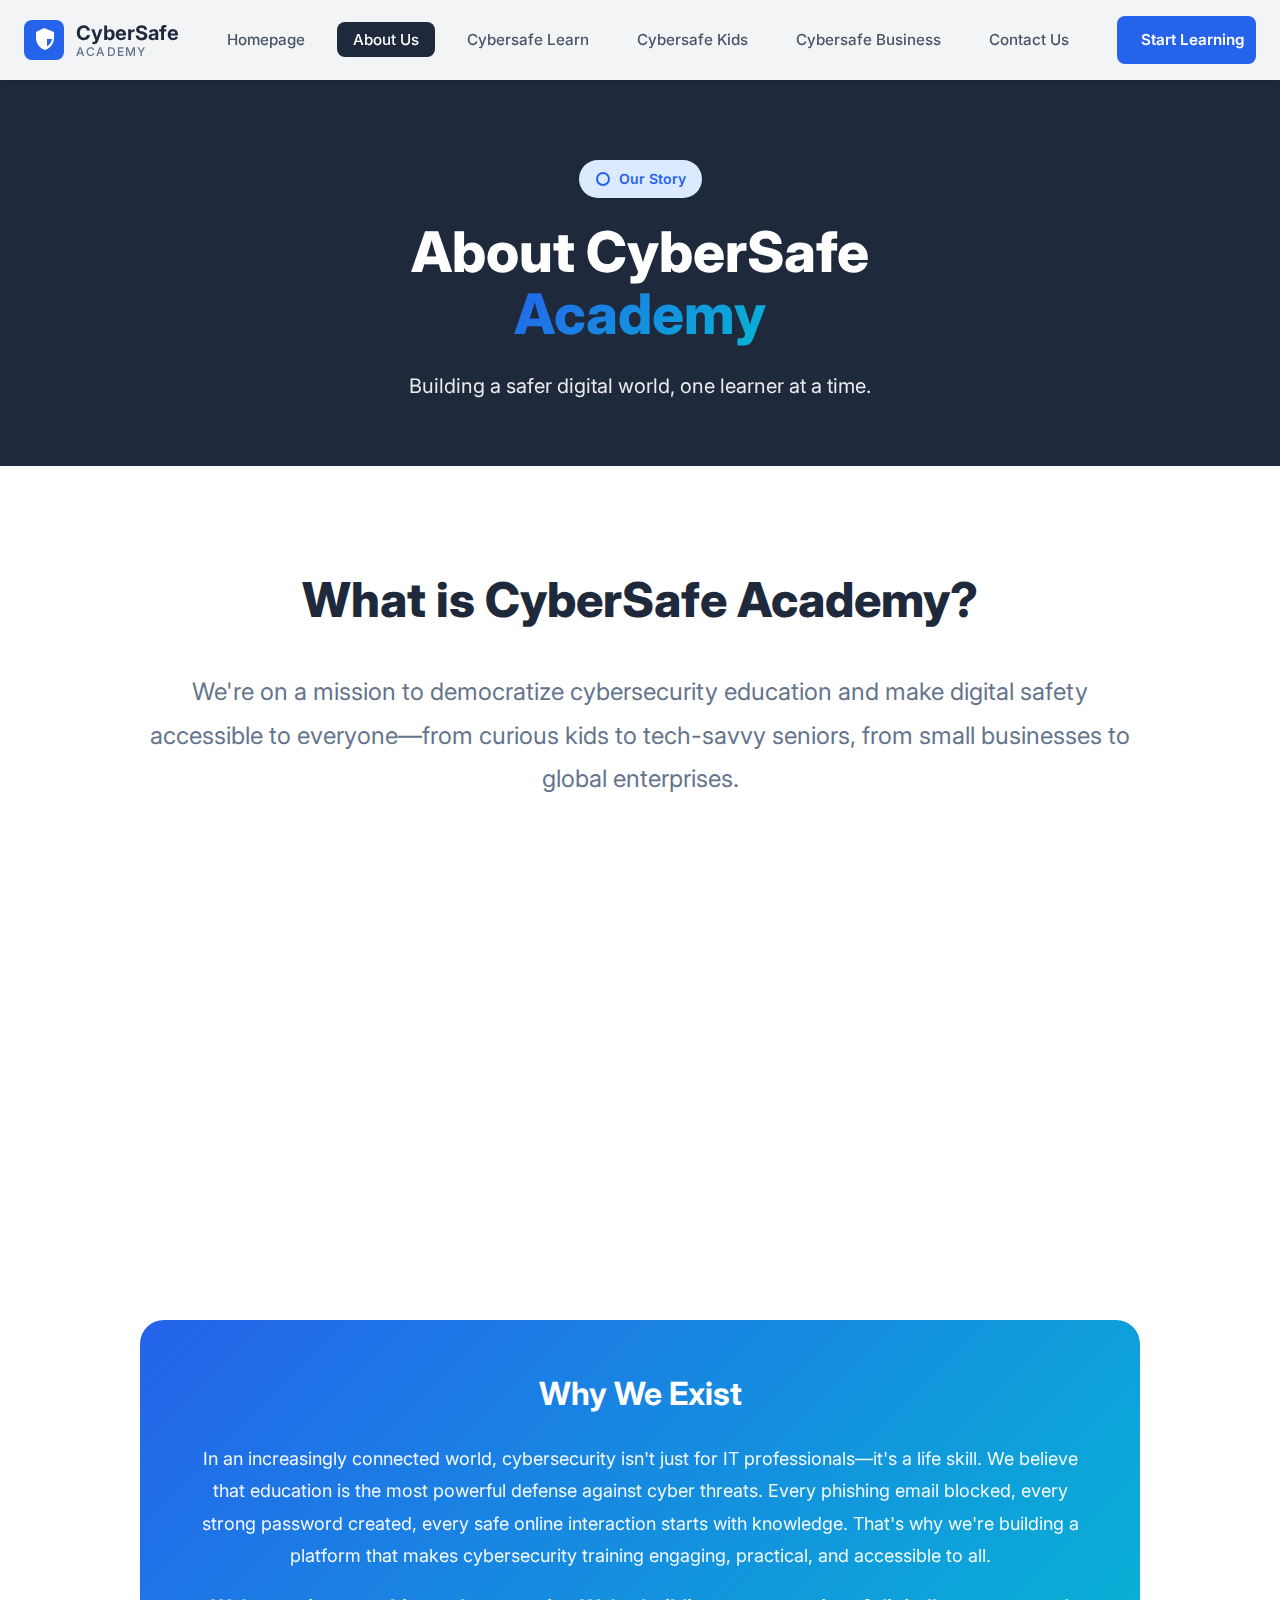
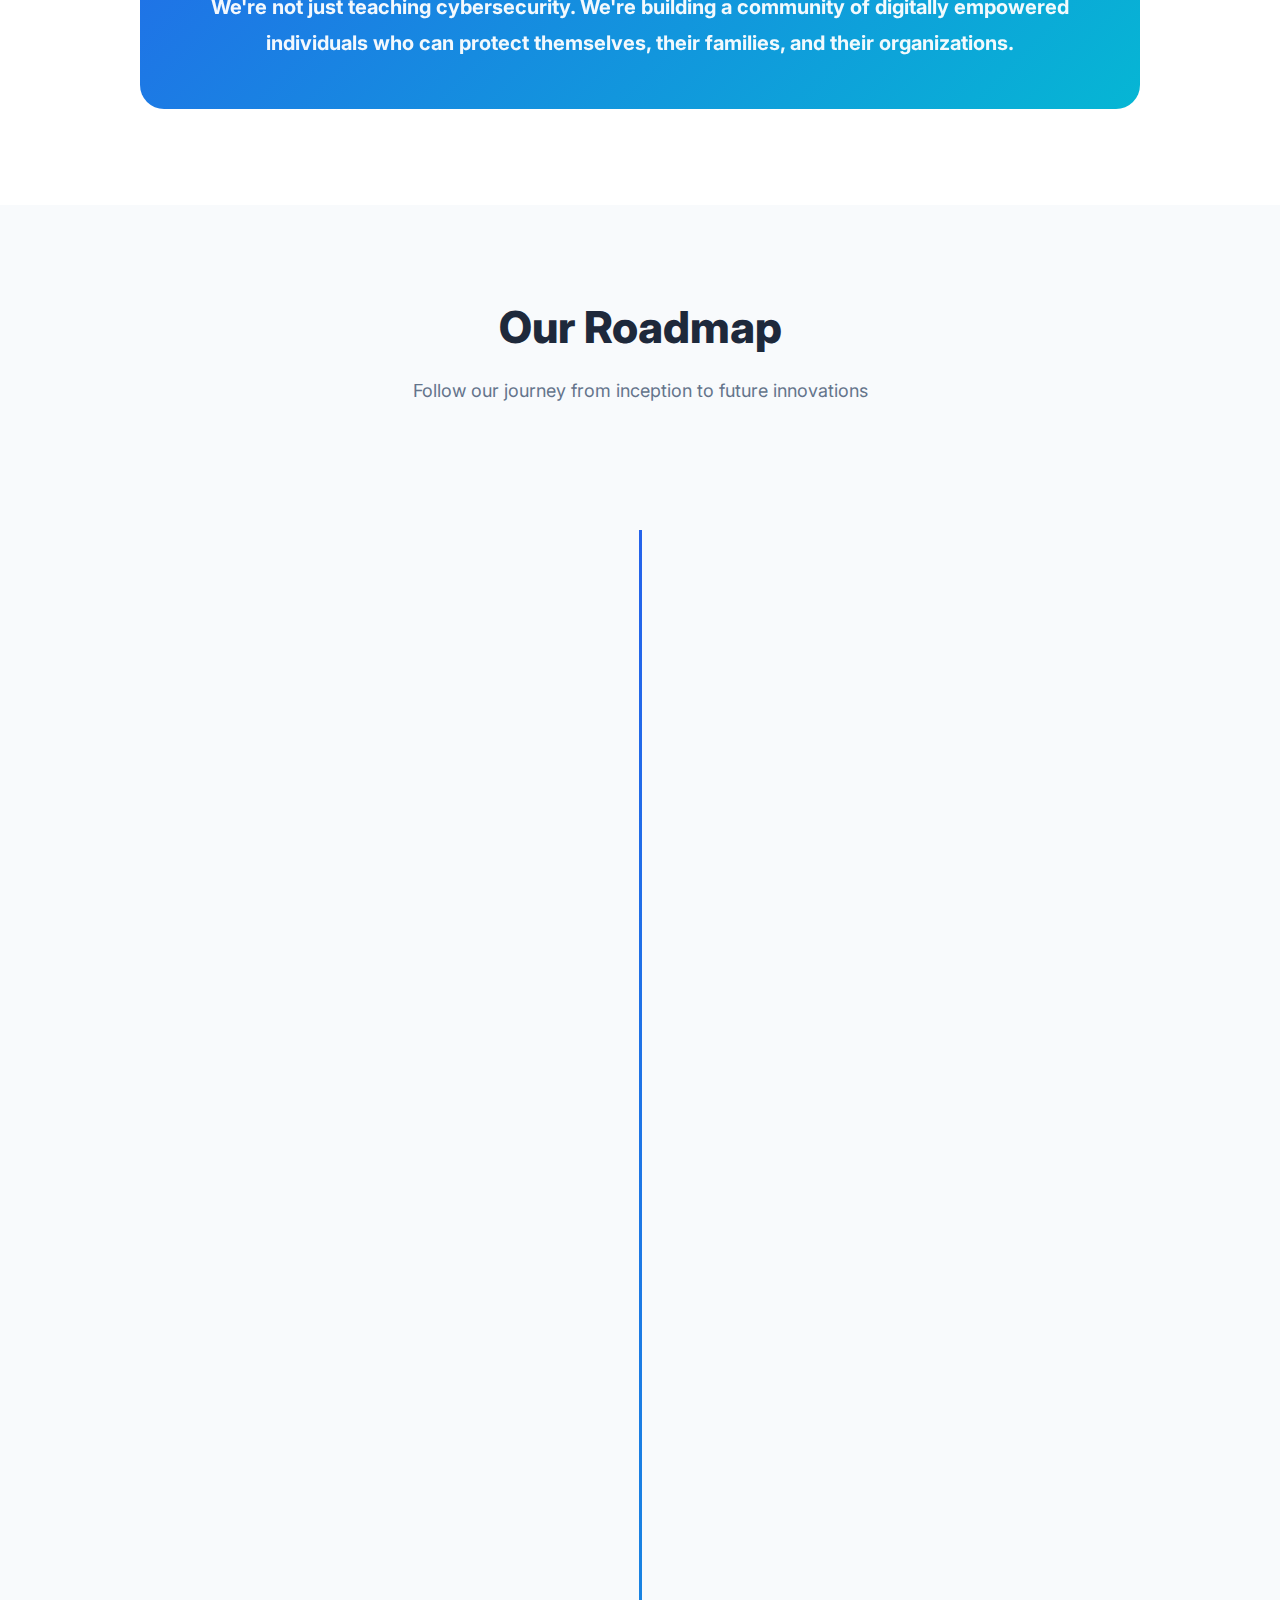
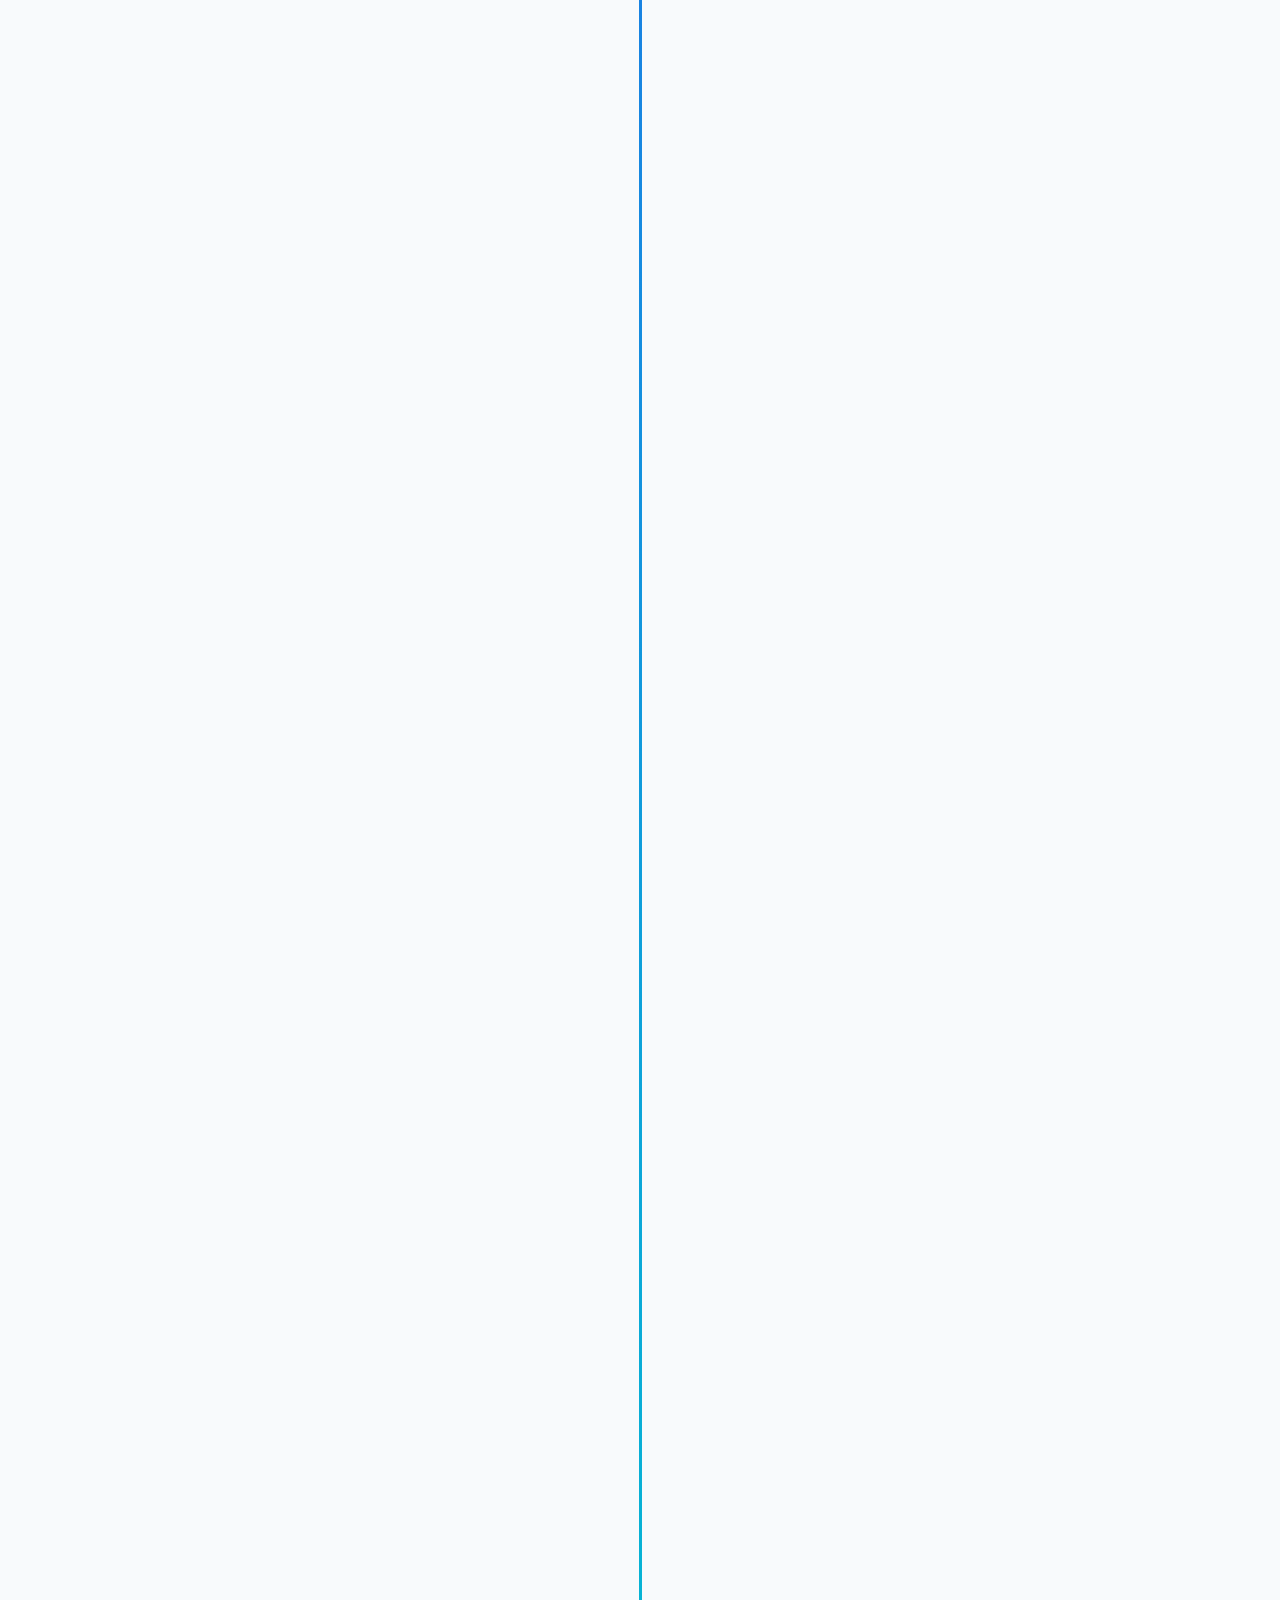
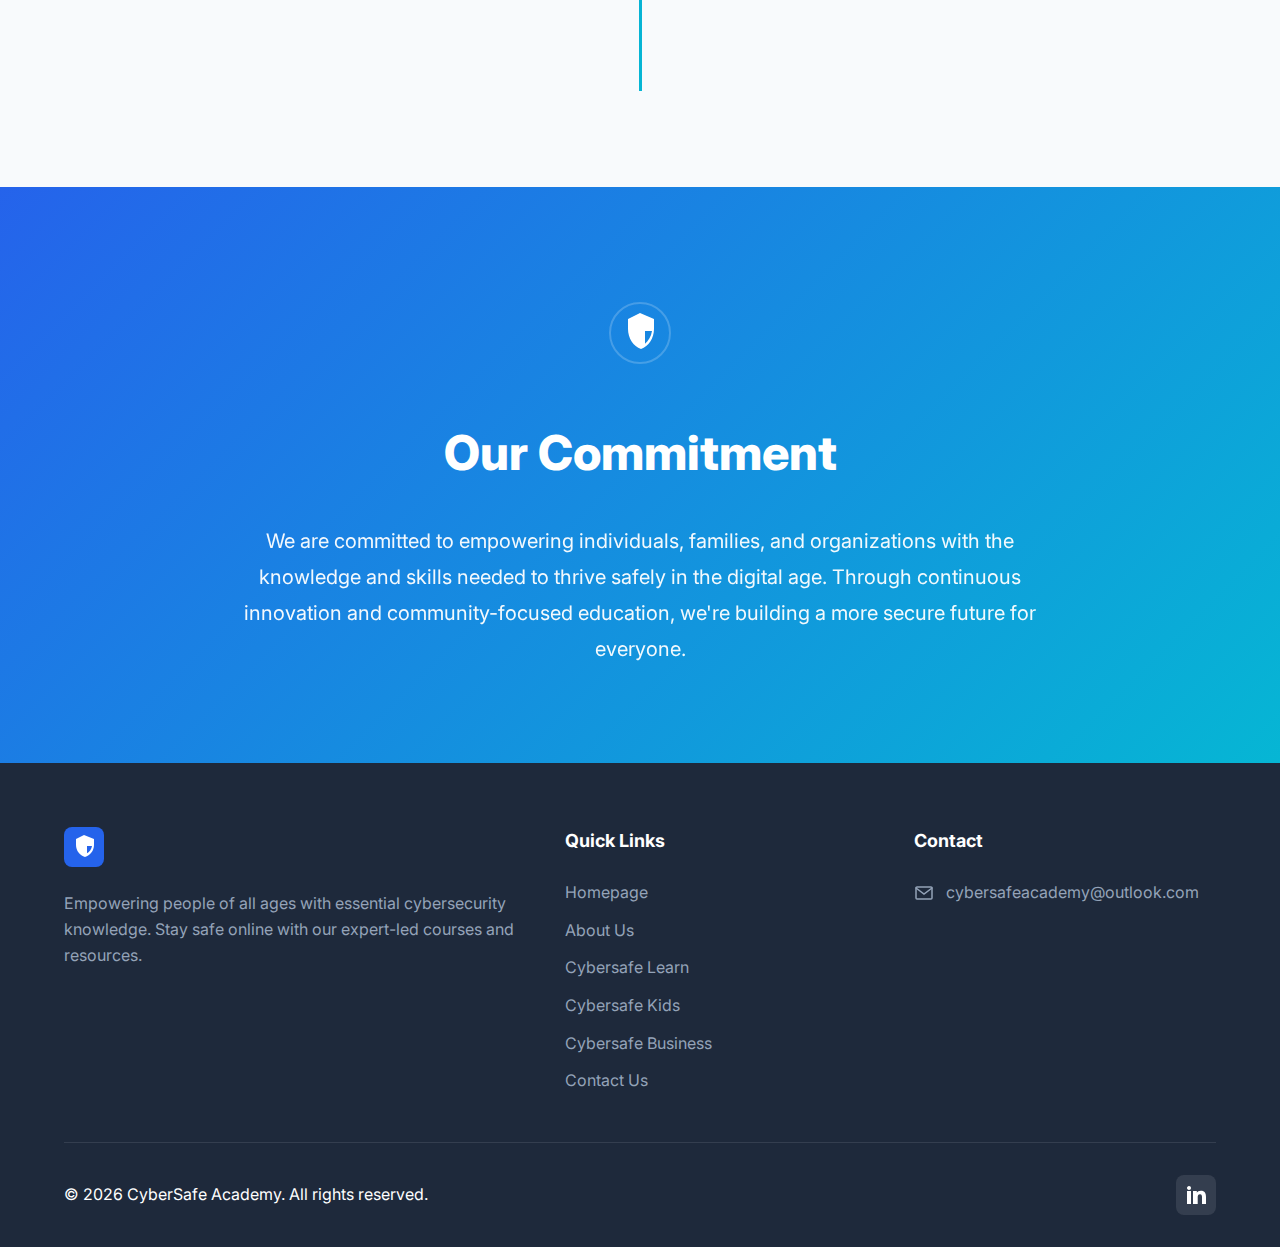
<file: about.html>
<!DOCTYPE html>
<html lang="en">
<head>
    <meta charset="UTF-8">
    <meta name="viewport" content="width=device-width, initial-scale=1.0">
    <title>About Us - CyberSafe Academy</title>
    <link rel="stylesheet" href="styles.css">
    <link rel="preconnect" href="https://fonts.googleapis.com">
    <link rel="preconnect" href="https://fonts.gstatic.com" crossorigin>
    <link href="https://fonts.googleapis.com/css2?family=Inter:wght@300;400;500;600;700;800;900&display=swap" rel="stylesheet">
</head>
<body>
    <!-- Navigation -->
    <nav class="navbar">
        <div class="nav-container">
            <div class="logo">
                <div class="logo-icon">
                    <svg width="40" height="40" viewBox="0 0 40 40" fill="none" xmlns="http://www.w3.org/2000/svg">
                        <rect width="40" height="40" rx="8" fill="#2563EB"/>
                        <path d="M20 8L12 12V18C12 23.55 15.84 28.74 21 30C26.16 28.74 30 23.55 30 18V12L20 8ZM20 18.99H28C27.47 22.11 25.72 24.78 23 26.34V14H20V18.99Z" fill="white"/>
                    </svg>
                </div>
                <div class="logo-text">
                    <span class="logo-main">CyberSafe</span>
                    <span class="logo-sub">ACADEMY</span>
                </div>
            </div>
            
            <ul class="nav-menu">
                <li><a href="index.html" class="nav-link">Homepage</a></li>
                <li><a href="about.html" class="nav-link active">About Us</a></li>
                <li><a href="cybersafe-learn.html" class="nav-link">Cybersafe Learn</a></li>
                <li><a href="cybersafe-kids.html" class="nav-link">Cybersafe Kids</a></li>
                <li><a href="cybersafe-business.html" class="nav-link">Cybersafe Business</a></li>
                <li><a href="contact.html" class="nav-link">Contact Us</a></li>
            </ul>
            
            <a href="https://cybersafe-quiz.netlify.app" class="btn-primary" target="_blank" rel="noopener noreferrer">Start Learning</a>
            
            <div class="mobile-menu-toggle">
                <span></span>
                <span></span>
                <span></span>
            </div>
        </div>
    </nav>

    <!-- Hero Section -->
    <section class="page-hero">
        <div class="container">
            <div class="section-badge">
                <svg width="16" height="16" viewBox="0 0 16 16" fill="none">
                    <circle cx="8" cy="8" r="6" stroke="#2563EB" stroke-width="2" fill="none"/>
                </svg>
                <span>Our Story</span>
            </div>
            <h1 class="page-title">
                About CyberSafe<br>
                <span class="gradient-text">Academy</span>
            </h1>
            <p class="page-description">
                Building a safer digital world, one learner at a time.
            </p>
        </div>
    </section>

    <!-- What is CyberSafe Academy Section -->
    <section class="what-is-section">
        <div class="container">
            <div class="what-is-content">
                <h2 class="section-title-large">What is CyberSafe Academy?</h2>
                <p class="what-is-intro">
                    We're on a mission to democratize cybersecurity education and make digital safety accessible to everyone—from curious kids to tech-savvy seniors, from small businesses to global enterprises.
                </p>

                <div class="mission-grid">
                    <div class="mission-card" data-aos="fade-up">
                        <div class="mission-icon">
                            <svg width="32" height="32" viewBox="0 0 32 32" fill="none">
                                <path d="M16 4L6 9V15C6 22.18 10.56 28.96 17 30.5C23.44 28.96 28 22.18 28 15V9L16 4Z" stroke="currentColor" stroke-width="2"/>
                            </svg>
                        </div>
                        <h3>Our Mission</h3>
                        <p>To empower every person with the knowledge and skills needed to navigate the digital world safely, confidently, and responsibly.</p>
                    </div>

                    <div class="mission-card" data-aos="fade-up" data-delay="100">
                        <div class="mission-icon">
                            <svg width="32" height="32" viewBox="0 0 32 32" fill="none">
                                <path d="M16 2L18 10L26 10.5L19 15L21.5 23L16 19L10.5 23L13 15L6 10.5L14 10L16 2Z" stroke="currentColor" stroke-width="2"/>
                            </svg>
                        </div>
                        <h3>Our Vision</h3>
                        <p>A world where digital literacy is universal, cyber threats are understood by all, and online safety is second nature to every generation.</p>
                    </div>

                    <div class="mission-card" data-aos="fade-up" data-delay="200">
                        <div class="mission-icon">
                            <svg width="32" height="32" viewBox="0 0 32 32" fill="none">
                                <circle cx="16" cy="12" r="5" stroke="currentColor" stroke-width="2"/>
                                <path d="M4 28C4 22.48 8.48 18 14 18H18C23.52 18 28 22.48 28 28" stroke="currentColor" stroke-width="2"/>
                            </svg>
                        </div>
                        <h3>Who We Serve</h3>
                        <p>Everyone. From 8 to 80. Students, parents, professionals, and organizations. If you're online, we're here to help you stay safe.</p>
                    </div>
                </div>

                <div class="purpose-statement">
                    <h3>Why We Exist</h3>
                    <p>
                        In an increasingly connected world, cybersecurity isn't just for IT professionals—it's a life skill. We believe that education is the most powerful defense against cyber threats. Every phishing email blocked, every strong password created, every safe online interaction starts with knowledge. That's why we're building a platform that makes cybersecurity training engaging, practical, and accessible to all.
                    </p>
                    <p>
                        <strong>We're not just teaching cybersecurity. We're building a community of digitally empowered individuals who can protect themselves, their families, and their organizations.</strong>
                    </p>
                </div>
            </div>
        </div>
    </section>

    <!-- Roadmap Section -->
    <section class="roadmap-section">
        <div class="container">
            <div class="section-header">
                <h2 class="section-title">Our Roadmap</h2>
                <p class="section-description">
                    Follow our journey from inception to future innovations
                </p>
            </div>

            <div class="timeline">
                <!-- Milestone 1: Mission & Goals - COMPLETED -->
                <div class="timeline-item" data-aos="fade-up">
                    <div class="timeline-marker completed">
                        <div class="marker-number">01</div>
                        <div class="marker-icon">
                            <svg width="24" height="24" viewBox="0 0 24 24" fill="none">
                                <path d="M5 13L9 17L19 7" stroke="white" stroke-width="2" stroke-linecap="round" stroke-linejoin="round"/>
                            </svg>
                        </div>
                    </div>
                    <div class="timeline-content">
                        <div class="timeline-badge completed-badge">Completed</div>
                        <h3 class="timeline-title">Mission & Goals</h3>
                        <p class="timeline-description">
                            Founded with a vision to make cybersecurity education accessible to everyone. Established our core values and educational philosophy.
                        </p>
                    </div>
                </div>

                <!-- Milestone 2: Module 1 Beta - COMPLETED -->
                <div class="timeline-item right" data-aos="fade-up" data-delay="100">
                    <div class="timeline-marker completed">
                        <div class="marker-number">02</div>
                        <div class="marker-icon">
                            <svg width="24" height="24" viewBox="0 0 24 24" fill="none">
                                <path d="M5 13L9 17L19 7" stroke="white" stroke-width="2" stroke-linecap="round" stroke-linejoin="round"/>
                            </svg>
                        </div>
                    </div>
                    <div class="timeline-content">
                        <div class="timeline-badge completed-badge">Completed</div>
                        <h3 class="timeline-title">Module 1 Beta</h3>
                        <p class="timeline-description">
                            Launched our first beta module focusing on fundamental cybersecurity concepts. Gathered valuable feedback from early adopters.
                        </p>
                    </div>
                </div>

                <!-- Milestone 3: Website Launch - UNDER DEVELOPMENT -->
                <div class="timeline-item" data-aos="fade-up" data-delay="200">
                    <div class="timeline-marker development">
                        <div class="marker-number">03</div>
                        <div class="marker-icon">
                            <svg width="24" height="24" viewBox="0 0 24 24" fill="none">
                                <path d="M12 2L14 10L22 10.5L15 15L17.5 23L12 19L6.5 23L9 15L2 10.5L10 10L12 2Z" fill="white"/>
                            </svg>
                        </div>
                    </div>
                    <div class="timeline-content">
                        <div class="timeline-badge development-badge">Under Development</div>
                        <h3 class="timeline-title">Website Launch</h3>
                        <p class="timeline-description">
                            Building a comprehensive platform with full course catalog, interactive learning tools, and community features.
                        </p>
                    </div>
                </div>

                <!-- Milestone 4: Module 1 Full Release - COMING SOON -->
                <div class="timeline-item right" data-aos="fade-up" data-delay="300">
                    <div class="timeline-marker coming-soon">
                        <div class="marker-number">04</div>
                        <div class="marker-icon">
                            <svg width="24" height="24" viewBox="0 0 24 24" fill="none">
                                <circle cx="12" cy="12" r="10" stroke="white" stroke-width="2"/>
                            </svg>
                        </div>
                    </div>
                    <div class="timeline-content">
                        <div class="timeline-badge coming-soon-badge">Coming Soon</div>
                        <h3 class="timeline-title">Module 1 Full Release</h3>
                        <p class="timeline-description">
                            Complete release with enhanced content, video tutorials, interactive exercises, and certification for all age groups.
                        </p>
                    </div>
                </div>

                <!-- Milestone 5: Young Learners (CyberSafe Kids) - COMING SOON -->
                <div class="timeline-item" data-aos="fade-up" data-delay="400">
                    <div class="timeline-marker coming-soon">
                        <div class="marker-number">05</div>
                        <div class="marker-icon">
                            <svg width="24" height="24" viewBox="0 0 24 24" fill="none">
                                <circle cx="12" cy="12" r="10" stroke="white" stroke-width="2"/>
                            </svg>
                        </div>
                    </div>
                    <div class="timeline-content">
                        <div class="timeline-badge coming-soon-badge">Coming Soon</div>
                        <h3 class="timeline-title">Young Learners (CyberSafe Kids)</h3>
                        <p class="timeline-description">
                            Fun, age-appropriate cybersecurity courses designed specifically for children. Making online safety engaging through games and interactive stories.
                        </p>
                    </div>
                </div>

                <!-- Milestone 6: Corporate Training - COMING SOON -->
                <div class="timeline-item right" data-aos="fade-up" data-delay="500">
                    <div class="timeline-marker coming-soon">
                        <div class="marker-number">06</div>
                        <div class="marker-icon">
                            <svg width="24" height="24" viewBox="0 0 24 24" fill="none">
                                <circle cx="12" cy="12" r="10" stroke="white" stroke-width="2"/>
                            </svg>
                        </div>
                    </div>
                    <div class="timeline-content">
                        <div class="timeline-badge coming-soon-badge">Coming Soon</div>
                        <h3 class="timeline-title">Corporate Training</h3>
                        <p class="timeline-description">
                            Enterprise solutions and training programs for organizations looking to strengthen their security culture and protect their teams.
                        </p>
                    </div>
                </div>

                <!-- Milestone 7: ??? Mystery - COMING SOON -->
                <div class="timeline-item" data-aos="fade-up" data-delay="600">
                    <div class="timeline-marker mystery">
                        <div class="marker-number">??</div>
                        <div class="marker-icon">
                            <svg width="24" height="24" viewBox="0 0 24 24" fill="none">
                                <path d="M12 16V17M12 8C9.79 8 8 9.79 8 12H10C10 10.9 10.9 10 12 10C13.1 10 14 10.9 14 12C14 13 12 12.75 12 15V16" stroke="white" stroke-width="2" stroke-linecap="round"/>
                                <circle cx="12" cy="12" r="10" stroke="white" stroke-width="2"/>
                            </svg>
                        </div>
                    </div>
                    <div class="timeline-content">
                        <div class="timeline-badge mystery-badge">Coming Soon</div>
                        <h3 class="timeline-title">Something Exciting...</h3>
                        <p class="timeline-description">
                            We haven't thought this far ahead yet, but we're always innovating! Stay tuned for exciting developments in cybersecurity education. 🚀
                        </p>
                    </div>
                </div>

                <!-- Timeline Line -->
                <div class="timeline-line"></div>
            </div>
        </div>
    </section>

    <!-- Commitment Section -->
    <section class="commitment-section">
        <div class="container">
            <div class="commitment-content">
                <div class="commitment-icon">
                    <svg width="64" height="64" viewBox="0 0 64 64" fill="none">
                        <circle cx="32" cy="32" r="30" stroke="white" stroke-width="2" opacity="0.2"/>
                        <path d="M32 12L20 18V28C20 37.1 25.36 45.48 33 48C40.64 45.48 46 37.1 46 28V18L32 12ZM32 29.98H44C43.12 35.38 40.52 39.96 37 42.68V22H32V29.98Z" fill="white"/>
                    </svg>
                </div>
                <h2 class="commitment-title">Our Commitment</h2>
                <p class="commitment-description">
                    We are committed to empowering individuals, families, and organizations with the knowledge and skills needed to thrive safely in the digital age. Through continuous innovation and community-focused education, we're building a more secure future for everyone.
                </p>
            </div>
        </div>
    </section>

    <!-- Footer -->
    <footer class="footer">
        <div class="container">
            <div class="footer-content">
                <div class="footer-column">
                    <div class="footer-logo">
                        <div class="logo-icon">
                            <svg width="40" height="40" viewBox="0 0 40 40" fill="none">
                                <rect width="40" height="40" rx="8" fill="#2563EB"/>
                                <path d="M20 8L12 12V18C12 23.55 15.84 28.74 21 30C26.16 28.74 30 23.55 30 18V12L20 8ZM20 18.99H28C27.47 22.11 25.72 24.78 23 26.34V14H20V18.99Z" fill="white"/>
                            </svg>
                        </div>
                        <div class="logo-text">
                            <span class="logo-main">CyberSafe Academy</span>
                        </div>
                    </div>
                    <p class="footer-description">
                        Empowering people of all ages with essential cybersecurity knowledge. Stay safe online with our expert-led courses and resources.
                    </p>
                </div>

                <div class="footer-column">
                    <h4 class="footer-title">Quick Links</h4>
                    <ul class="footer-links">
                        <li><a href="index.html">Homepage</a></li>
                        <li><a href="about.html">About Us</a></li>
                        <li><a href="cybersafe-learn.html">Cybersafe Learn</a></li>
                        <li><a href="cybersafe-kids.html">Cybersafe Kids</a></li>
                        <li><a href="cybersafe-business.html">Cybersafe Business</a></li>
                        <li><a href="contact.html">Contact Us</a></li>
                    </ul>
                </div>

                <div class="footer-column">
                    <h4 class="footer-title">Contact</h4>
                    <ul class="footer-contact">
                        <li>
                            <svg width="20" height="20" viewBox="0 0 20 20" fill="none">
                                <path d="M3 4H17C17.55 4 18 4.45 18 5V15C18 15.55 17.55 16 17 16H3C2.45 16 2 15.55 2 15V5C2 4.45 2.45 4 3 4Z" stroke="currentColor" stroke-width="1.5"/>
                                <path d="M18 5L10 11L2 5" stroke="currentColor" stroke-width="1.5" stroke-linecap="round"/>
                            </svg>
                            <span>cybersafeacademy@outlook.com</span>
                        </li>
                        
                    </ul>
                </div>
            </div>

            <div class="footer-bottom">
                <p>&copy; 2026 CyberSafe Academy. All rights reserved.</p>
                <div class="footer-social">
                    <a href="https://www.linkedin.com/company/cybersafe-academy/" target="_blank" rel="noopener noreferrer" aria-label="LinkedIn">
                        <svg width="20" height="20" viewBox="0 0 20 20" fill="currentColor">
                            <path d="M5 3c0 1.1-.7 2-2 2-1.2 0-2-.9-2-1.9C1 2 1.8 1 3 1s2 .9 2 2zM1 19V6h4v13H1zm6-13h3.8v1.8c.6-1.1 2.2-2 4-2 4.1 0 5.2 2.7 5.2 6.2v7h-4v-6.2c0-1.5 0-3.5-2-3.5s-2.3 1.6-2.3 3.4V19H7V6z"/>
                        </svg>
                    </a>
                </div>
            </div>
        </div>
    </footer>

    <script src="script.js"></script>
</body>
</html>
</file>
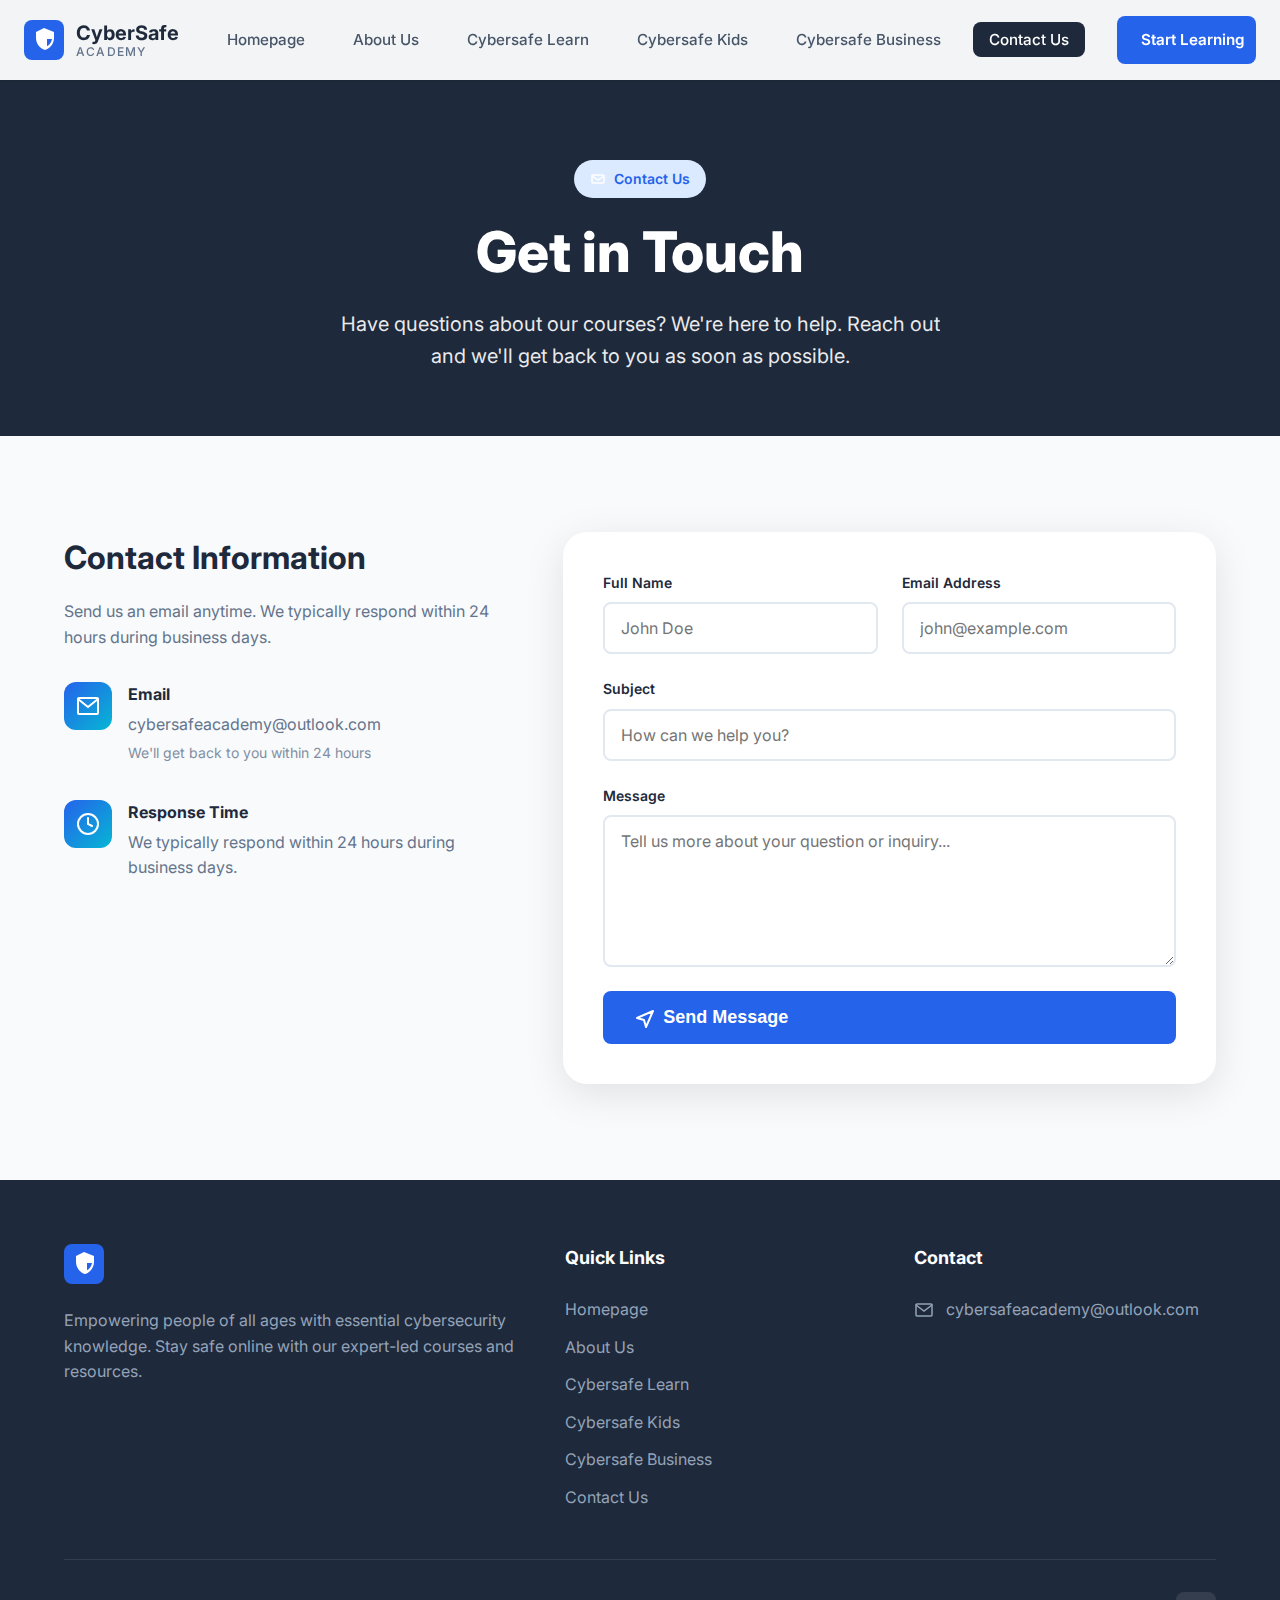
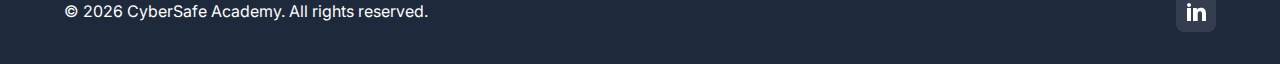
<file: contact.html>
<!DOCTYPE html>
<html lang="en">
<head>
    <meta charset="UTF-8">
    <meta name="viewport" content="width=device-width, initial-scale=1.0">
    <title>Contact Us - CyberSafe Academy</title>
    <link rel="stylesheet" href="styles.css">
    <link rel="preconnect" href="https://fonts.googleapis.com">
    <link rel="preconnect" href="https://fonts.gstatic.com" crossorigin>
    <link href="https://fonts.googleapis.com/css2?family=Inter:wght@300;400;500;600;700;800;900&display=swap" rel="stylesheet">
</head>
<body>
    <!-- Navigation -->
    <nav class="navbar">
        <div class="nav-container">
            <div class="logo">
                <div class="logo-icon">
                    <svg width="40" height="40" viewBox="0 0 40 40" fill="none" xmlns="http://www.w3.org/2000/svg">
                        <rect width="40" height="40" rx="8" fill="#2563EB"/>
                        <path d="M20 8L12 12V18C12 23.55 15.84 28.74 21 30C26.16 28.74 30 23.55 30 18V12L20 8ZM20 18.99H28C27.47 22.11 25.72 24.78 23 26.34V14H20V18.99Z" fill="white"/>
                    </svg>
                </div>
                <div class="logo-text">
                    <span class="logo-main">CyberSafe</span>
                    <span class="logo-sub">ACADEMY</span>
                </div>
            </div>
            
            <ul class="nav-menu">
                <li><a href="index.html" class="nav-link">Homepage</a></li>
                <li><a href="about.html" class="nav-link">About Us</a></li>
                <li><a href="cybersafe-learn.html" class="nav-link">Cybersafe Learn</a></li>
                <li><a href="cybersafe-kids.html" class="nav-link">Cybersafe Kids</a></li>
                <li><a href="cybersafe-business.html" class="nav-link">Cybersafe Business</a></li>
                <li><a href="contact.html" class="nav-link active">Contact Us</a></li>
            </ul>
            
            <a href="https://cybersafe-quiz.netlify.app" class="btn-primary" target="_blank" rel="noopener noreferrer">Start Learning</a>
            
            <div class="mobile-menu-toggle">
                <span></span>
                <span></span>
                <span></span>
            </div>
        </div>
    </nav>

    <!-- Hero Section -->
    <section class="page-hero">
        <div class="container">
            <div class="section-badge">
                <svg width="16" height="16" viewBox="0 0 16 16" fill="none">
                    <path d="M3 4H13C13.55 4 14 4.45 14 5V11C14 11.55 13.55 12 13 12H3C2.45 12 2 11.55 2 11V5C2 4.45 2.45 4 3 4Z" stroke="white" stroke-width="1.5"/>
                    <path d="M14 5L8 9L2 5" stroke="white" stroke-width="1.5" stroke-linecap="round"/>
                </svg>
                <span>Contact Us</span>
            </div>
            <h1 class="page-title">
                Get in Touch
            </h1>
            <p class="page-description">
                Have questions about our courses? We're here to help. Reach out and we'll get back to you as soon as possible.
            </p>
        </div>
    </section>

    <!-- Contact Section -->
    <section class="contact-section">
        <div class="container">
            <div class="contact-wrapper">
                <!-- Contact Info -->
                <div class="contact-info">
                    <h2>Contact Information</h2>
                    <p class="contact-description">
                        Send us an email anytime. We typically respond within 24 hours during business days.
                    </p>

                    <div class="contact-methods">
                        <div class="contact-method">
                            <div class="method-icon">
                                <svg width="24" height="24" viewBox="0 0 24 24" fill="none">
                                    <path d="M3 4H21C21.55 4 22 4.45 22 5V19C22 19.55 21.55 20 21 20H3C2.45 20 2 19.55 2 19V5C2 4.45 2.45 4 3 4Z" stroke="currentColor" stroke-width="2"/>
                                    <path d="M22 5L12 13L2 5" stroke="currentColor" stroke-width="2" stroke-linecap="round"/>
                                </svg>
                            </div>
                            <div>
                                <h4>Email</h4>
                                <p>cybersafeacademy@outlook.com</p>
                                <p class="method-note">We'll get back to you within 24 hours</p>
                            </div>
                        </div>

                        <div class="contact-method">
                            <div class="method-icon">
                                <svg width="24" height="24" viewBox="0 0 24 24" fill="none">
                                    <circle cx="12" cy="12" r="10" stroke="currentColor" stroke-width="2"/>
                                    <path d="M12 6V12L16 14" stroke="currentColor" stroke-width="2" stroke-linecap="round"/>
                                </svg>
                            </div>
                            <div>
                                <h4>Response Time</h4>
                                <p>We typically respond within 24 hours during business days.</p>
                            </div>
                        </div>
                    </div>
                </div>

                <!-- Contact Form -->
                <div class="contact-form-wrapper">
                    <form class="contact-form">
                        <div class="form-row">
                            <div class="form-group">
                                <label for="full-name">Full Name</label>
                                <input type="text" id="full-name" placeholder="John Doe" required>
                            </div>
                            <div class="form-group">
                                <label for="email">Email Address</label>
                                <input type="email" id="email" placeholder="john@example.com" required>
                            </div>
                        </div>

                        <div class="form-group">
                            <label for="subject">Subject</label>
                            <input type="text" id="subject" placeholder="How can we help you?" required>
                        </div>

                        <div class="form-group">
                            <label for="message">Message</label>
                            <textarea id="message" rows="6" placeholder="Tell us more about your question or inquiry..." required></textarea>
                        </div>

                        <button type="submit" class="btn-primary btn-large full-width">
                            <svg width="20" height="20" viewBox="0 0 20 20" fill="none">
                                <path d="M2 10L18 3L11 19L9 12L2 10Z" stroke="currentColor" stroke-width="2" stroke-linecap="round" stroke-linejoin="round"/>
                            </svg>
                            Send Message
                        </button>
                    </form>
                </div>
            </div>
        </div>
    </section>

    <!-- Footer -->
    <footer class="footer">
        <div class="container">
            <div class="footer-content">
                <div class="footer-column">
                    <div class="footer-logo">
                        <div class="logo-icon">
                            <svg width="40" height="40" viewBox="0 0 40 40" fill="none">
                                <rect width="40" height="40" rx="8" fill="#2563EB"/>
                                <path d="M20 8L12 12V18C12 23.55 15.84 28.74 21 30C26.16 28.74 30 23.55 30 18V12L20 8ZM20 18.99H28C27.47 22.11 25.72 24.78 23 26.34V14H20V18.99Z" fill="white"/>
                            </svg>
                        </div>
                        <div class="logo-text">
                            <span class="logo-main">CyberSafe Academy</span>
                        </div>
                    </div>
                    <p class="footer-description">
                        Empowering people of all ages with essential cybersecurity knowledge. Stay safe online with our expert-led courses and resources.
                    </p>
                </div>

                <div class="footer-column">
                    <h4 class="footer-title">Quick Links</h4>
                    <ul class="footer-links">
                        <li><a href="index.html">Homepage</a></li>
                        <li><a href="about.html">About Us</a></li>
                        <li><a href="cybersafe-learn.html">Cybersafe Learn</a></li>
                        <li><a href="cybersafe-kids.html">Cybersafe Kids</a></li>
                        <li><a href="cybersafe-business.html">Cybersafe Business</a></li>
                        <li><a href="contact.html">Contact Us</a></li>
                    </ul>
                </div>

                <div class="footer-column">
                    <h4 class="footer-title">Contact</h4>
                    <ul class="footer-contact">
                        <li>
                            <svg width="20" height="20" viewBox="0 0 20 20" fill="none">
                                <path d="M3 4H17C17.55 4 18 4.45 18 5V15C18 15.55 17.55 16 17 16H3C2.45 16 2 15.55 2 15V5C2 4.45 2.45 4 3 4Z" stroke="currentColor" stroke-width="1.5"/>
                                <path d="M18 5L10 11L2 5" stroke="currentColor" stroke-width="1.5" stroke-linecap="round"/>
                            </svg>
                            <span>cybersafeacademy@outlook.com</span>
                        </li>
                        
                    </ul>
                </div>
            </div>

            <div class="footer-bottom">
                <p>&copy; 2026 CyberSafe Academy. All rights reserved.</p>
                <div class="footer-social">
                    <a href="https://www.linkedin.com/company/cybersafe-academy/" target="_blank" rel="noopener noreferrer" aria-label="LinkedIn">
                        <svg width="20" height="20" viewBox="0 0 20 20" fill="currentColor">
                            <path d="M5 3c0 1.1-.7 2-2 2-1.2 0-2-.9-2-1.9C1 2 1.8 1 3 1s2 .9 2 2zM1 19V6h4v13H1zm6-13h3.8v1.8c.6-1.1 2.2-2 4-2 4.1 0 5.2 2.7 5.2 6.2v7h-4v-6.2c0-1.5 0-3.5-2-3.5s-2.3 1.6-2.3 3.4V19H7V6z"/>
                        </svg>
                    </a>
                </div>
            </div>
        </div>
    </footer>

    <script src="script.js"></script>
</body>
</html>
</file>
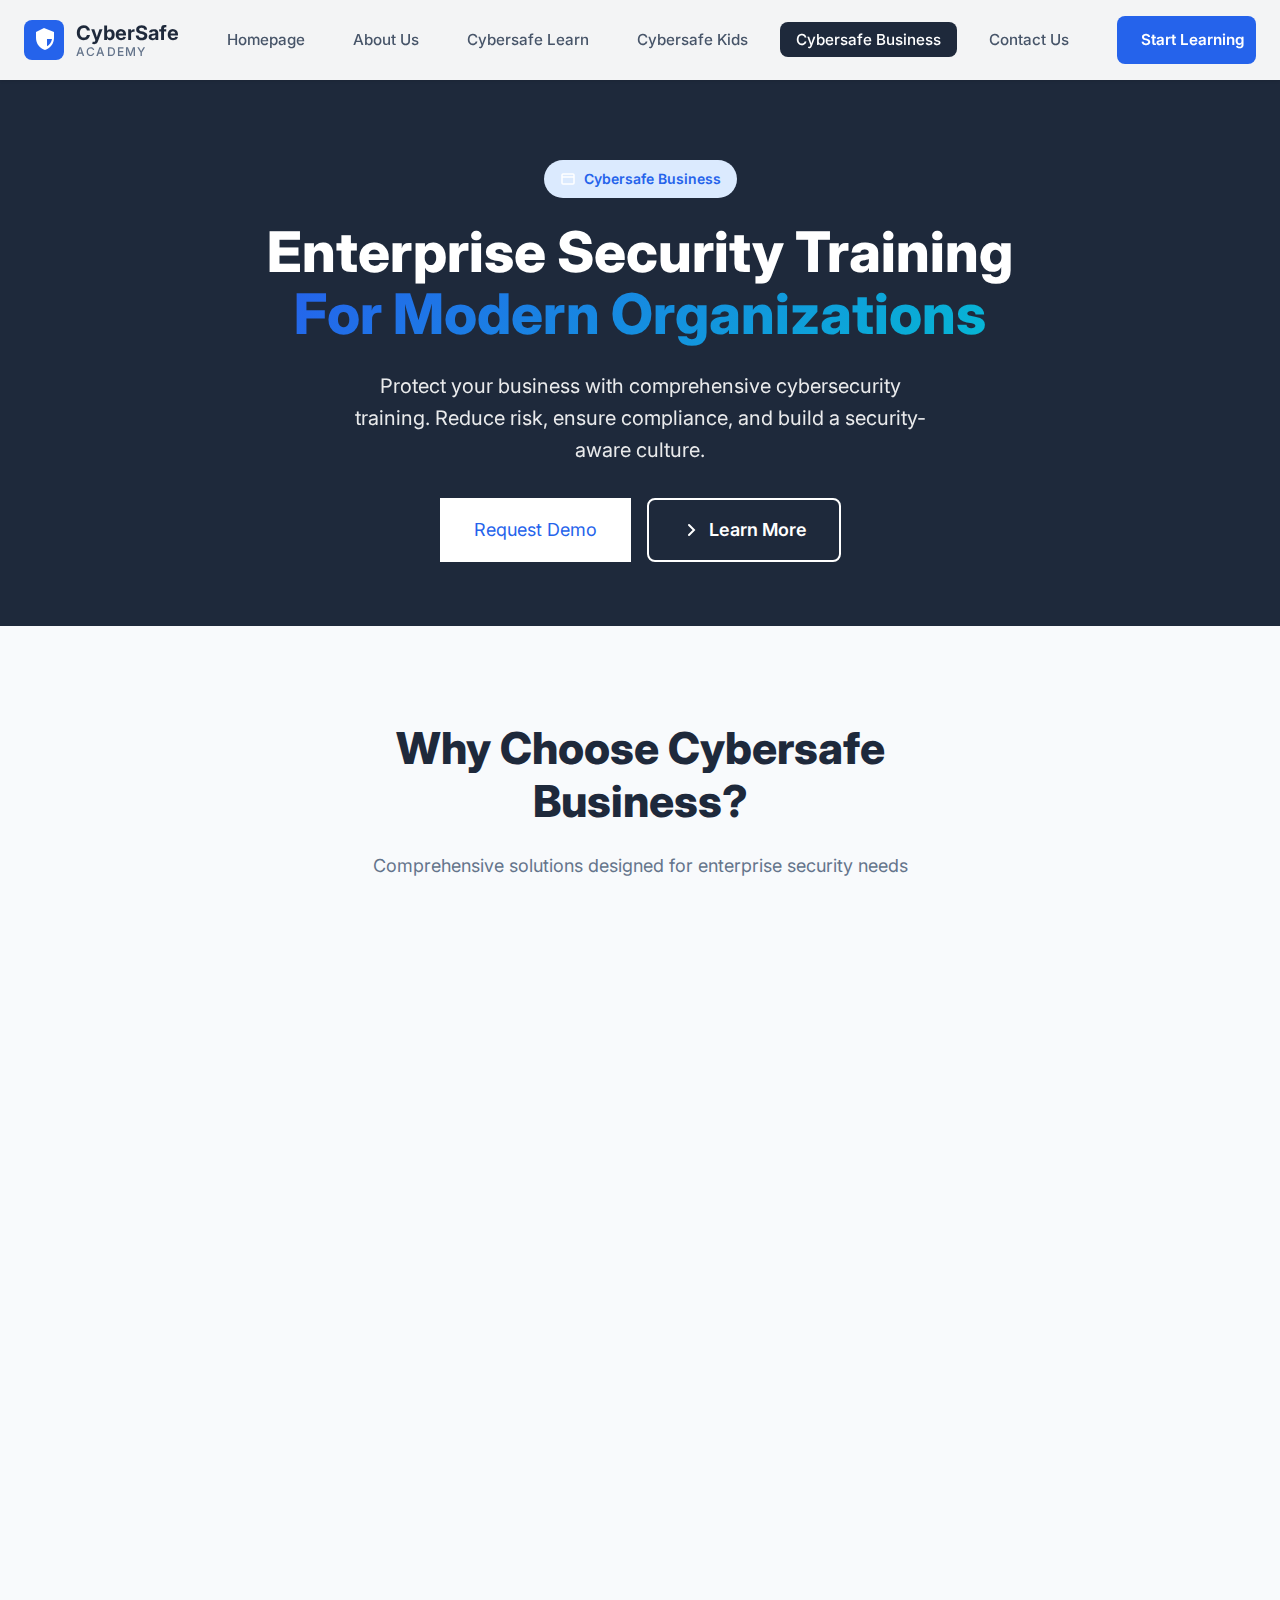
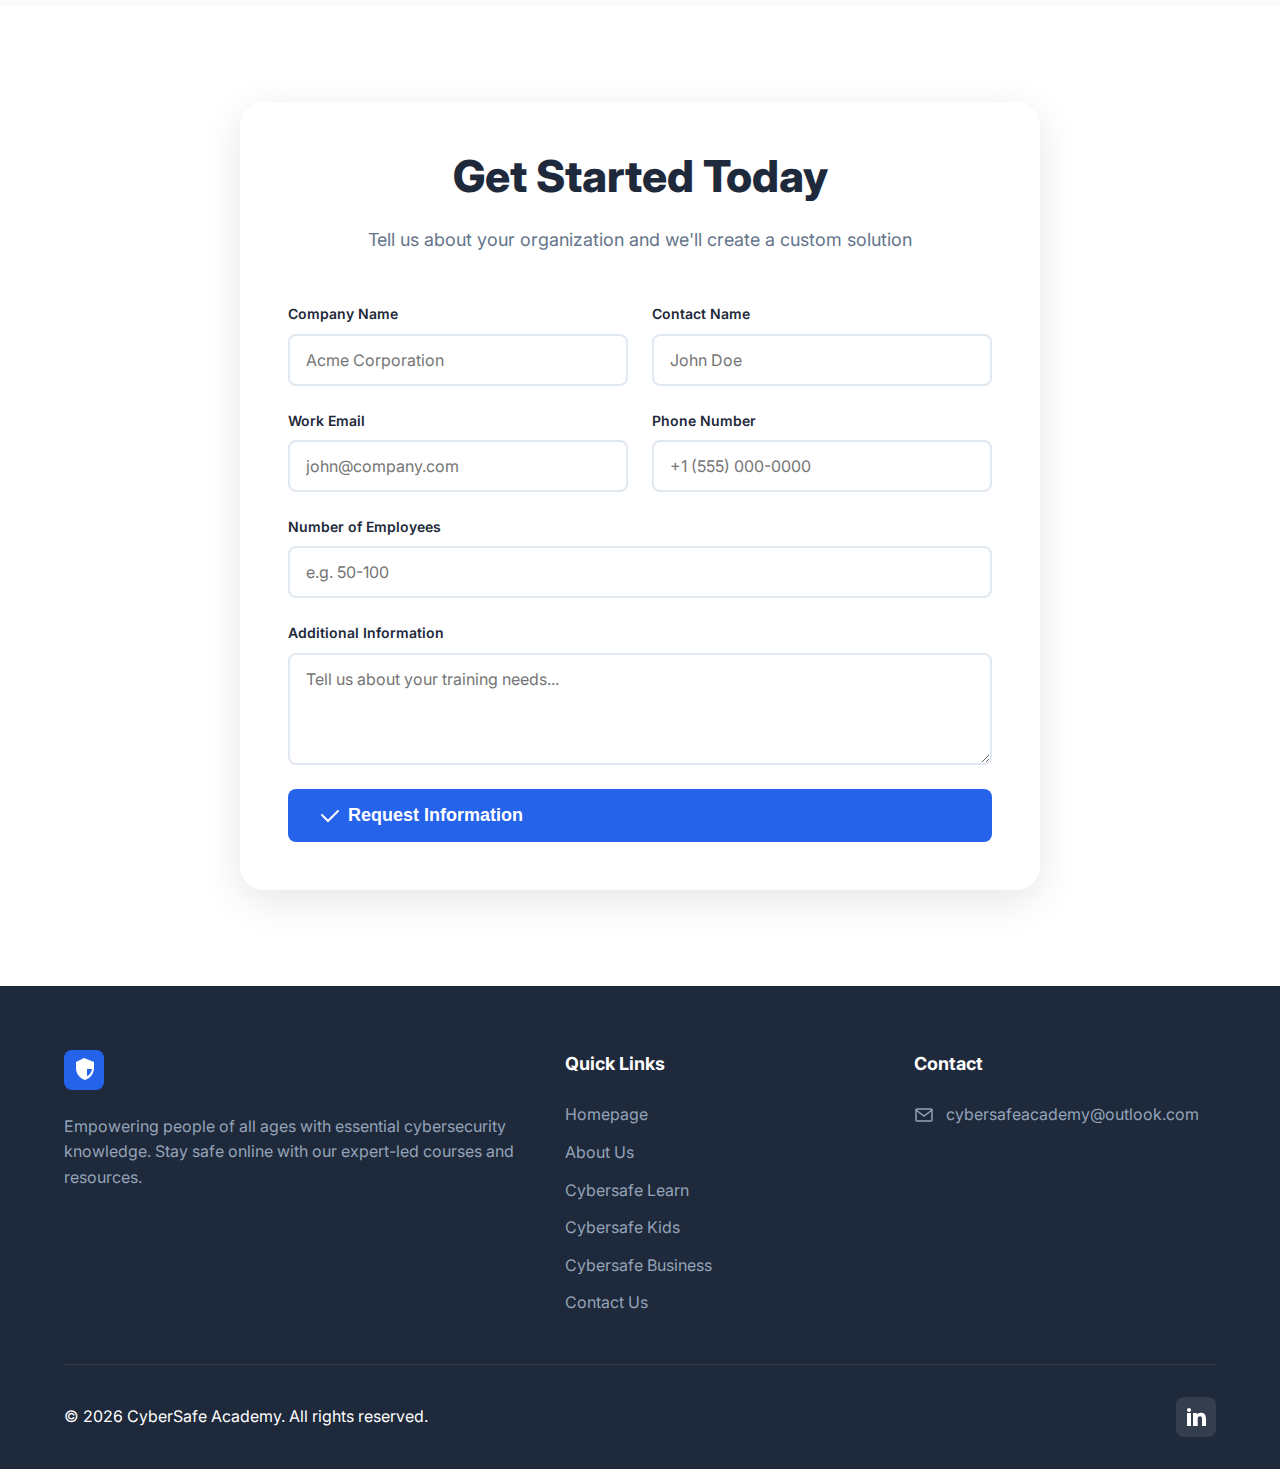
<file: cybersafe-business.html>
<!DOCTYPE html>
<html lang="en">
<head>
    <meta charset="UTF-8">
    <meta name="viewport" content="width=device-width, initial-scale=1.0">
    <title>Cybersafe Business - CyberSafe Academy</title>
    <link rel="stylesheet" href="styles.css">
    <link rel="preconnect" href="https://fonts.googleapis.com">
    <link rel="preconnect" href="https://fonts.gstatic.com" crossorigin>
    <link href="https://fonts.googleapis.com/css2?family=Inter:wght@300;400;500;600;700;800;900&display=swap" rel="stylesheet">
</head>
<body>
    <!-- Navigation -->
    <nav class="navbar">
        <div class="nav-container">
            <div class="logo">
                <div class="logo-icon">
                    <svg width="40" height="40" viewBox="0 0 40 40" fill="none" xmlns="http://www.w3.org/2000/svg">
                        <rect width="40" height="40" rx="8" fill="#2563EB"/>
                        <path d="M20 8L12 12V18C12 23.55 15.84 28.74 21 30C26.16 28.74 30 23.55 30 18V12L20 8ZM20 18.99H28C27.47 22.11 25.72 24.78 23 26.34V14H20V18.99Z" fill="white"/>
                    </svg>
                </div>
                <div class="logo-text">
                    <span class="logo-main">CyberSafe</span>
                    <span class="logo-sub">ACADEMY</span>
                </div>
            </div>
            
            <ul class="nav-menu">
                <li><a href="index.html" class="nav-link">Homepage</a></li>
                <li><a href="about.html" class="nav-link">About Us</a></li>
                <li><a href="cybersafe-learn.html" class="nav-link">Cybersafe Learn</a></li>
                <li><a href="cybersafe-kids.html" class="nav-link">Cybersafe Kids</a></li>
                <li><a href="cybersafe-business.html" class="nav-link active">Cybersafe Business</a></li>
                <li><a href="contact.html" class="nav-link">Contact Us</a></li>
            </ul>
            
            <a href="https://cybersafe-quiz.netlify.app" class="btn-primary" target="_blank" rel="noopener noreferrer">Start Learning</a>
            
            <div class="mobile-menu-toggle">
                <span></span>
                <span></span>
                <span></span>
            </div>
        </div>
    </nav>

    <!-- Hero Section -->
    <section class="page-hero">
        <div class="container">
            <div class="section-badge">
                <svg width="16" height="16" viewBox="0 0 16 16" fill="none">
                    <rect x="2" y="3" width="12" height="10" rx="1" stroke="white" stroke-width="1.5"/>
                    <path d="M2 6H14" stroke="white" stroke-width="1.5"/>
                </svg>
                <span>Cybersafe Business</span>
            </div>
            <h1 class="page-title">
                Enterprise Security Training<br>
                <span class="gradient-text">For Modern Organizations</span>
            </h1>
            <p class="page-description">
                Protect your business with comprehensive cybersecurity training. Reduce risk, ensure compliance, and build a security-aware culture.
            </p>
            <div class="hero-buttons">
                <a href="#request-demo" class="btn-white btn-large">Request Demo</a>
                <a href="#" class="btn-secondary btn-large">
                    <svg width="20" height="20" viewBox="0 0 20 20" fill="none">
                        <path d="M8 5L13 10L8 15" stroke="currentColor" stroke-width="2" stroke-linecap="round"/>
                    </svg>
                    Learn More
                </a>
            </div>
        </div>
    </section>

    <!-- Benefits Section -->
    <section class="business-benefits-section">
        <div class="container">
            <div class="section-header">
                <h2 class="section-title">Why Choose Cybersafe Business?</h2>
                <p class="section-description">
                    Comprehensive solutions designed for enterprise security needs
                </p>
            </div>

            <div class="business-benefits-grid">
                <div class="business-benefit-card" data-aos="fade-up">
                    <div class="benefit-icon">
                        <svg width="32" height="32" viewBox="0 0 32 32" fill="none">
                            <path d="M16 4L6 9V15C6 22.18 10.56 28.96 17 30.5C23.44 28.96 28 22.18 28 15V9L16 4Z" stroke="currentColor" stroke-width="2"/>
                        </svg>
                    </div>
                    <h3>Comprehensive Training</h3>
                    <p>Custom cybersecurity programs tailored to your organization's needs and risk profile.</p>
                </div>

                <div class="business-benefit-card" data-aos="fade-up" data-delay="100">
                    <div class="benefit-icon">
                        <svg width="32" height="32" viewBox="0 0 32 32" fill="none">
                            <circle cx="16" cy="12" r="5" stroke="currentColor" stroke-width="2"/>
                            <path d="M4 28C4 22.48 8.48 18 14 18H18C23.52 18 28 22.48 28 28" stroke="currentColor" stroke-width="2"/>
                        </svg>
                    </div>
                    <h3>Employee Awareness</h3>
                    <p>Empower your team with the knowledge to identify and prevent security threats.</p>
                </div>

                <div class="business-benefit-card" data-aos="fade-up" data-delay="200">
                    <div class="benefit-icon">
                        <svg width="32" height="32" viewBox="0 0 32 32" fill="none">
                            <path d="M10 12L14 16L22 8" stroke="currentColor" stroke-width="2" stroke-linecap="round"/>
                            <rect x="4" y="4" width="24" height="24" rx="2" stroke="currentColor" stroke-width="2"/>
                        </svg>
                    </div>
                    <h3>Compliance Ready</h3>
                    <p>Meet industry standards and regulatory requirements with certified training.</p>
                </div>

                <div class="business-benefit-card" data-aos="fade-up" data-delay="300">
                    <div class="benefit-icon">
                        <svg width="32" height="32" viewBox="0 0 32 32" fill="none">
                            <path d="M4 16H10L14 8L18 24L22 16H28" stroke="currentColor" stroke-width="2" stroke-linecap="round"/>
                        </svg>
                    </div>
                    <h3>Measurable Results</h3>
                    <p>Track progress and improvements with detailed analytics and reporting.</p>
                </div>

                <div class="business-benefit-card" data-aos="fade-up" data-delay="400">
                    <div class="benefit-icon">
                        <svg width="32" height="32" viewBox="0 0 32 32" fill="none">
                            <circle cx="16" cy="16" r="12" stroke="currentColor" stroke-width="2"/>
                            <path d="M16 10V16L20 20" stroke="currentColor" stroke-width="2" stroke-linecap="round"/>
                        </svg>
                    </div>
                    <h3>Quick Implementation</h3>
                    <p>Get your team trained fast with our streamlined onboarding process.</p>
                </div>

                <div class="business-benefit-card" data-aos="fade-up" data-delay="500">
                    <div class="benefit-icon">
                        <svg width="32" height="32" viewBox="0 0 32 32" fill="none">
                            <circle cx="16" cy="10" r="4" stroke="currentColor" stroke-width="2"/>
                            <path d="M8 26C8 21.58 11.58 18 16 18C20.42 18 24 21.58 24 26" stroke="currentColor" stroke-width="2"/>
                        </svg>
                    </div>
                    <h3>Expert Support</h3>
                    <p>Dedicated account management and ongoing support from our team.</p>
                </div>
            </div>
        </div>
    </section>

    <!-- Request Demo Form Section -->
    <section class="demo-form-section" id="request-demo">
        <div class="container">
            <div class="demo-form-wrapper">
                <div class="demo-form-header">
                    <h2 class="section-title">Get Started Today</h2>
                    <p class="section-description">
                        Tell us about your organization and we'll create a custom solution
                    </p>
                </div>

                <form class="business-form">
                    <div class="form-row">
                        <div class="form-group">
                            <label for="company-name">Company Name</label>
                            <input type="text" id="company-name" placeholder="Acme Corporation" required>
                        </div>
                        <div class="form-group">
                            <label for="contact-name">Contact Name</label>
                            <input type="text" id="contact-name" placeholder="John Doe" required>
                        </div>
                    </div>

                    <div class="form-row">
                        <div class="form-group">
                            <label for="work-email">Work Email</label>
                            <input type="email" id="work-email" placeholder="john@company.com" required>
                        </div>
                        <div class="form-group">
                            <label for="phone-number">Phone Number</label>
                            <input type="tel" id="phone-number" placeholder="+1 (555) 000-0000" required>
                        </div>
                    </div>

                    <div class="form-group">
                        <label for="employees">Number of Employees</label>
                        <input type="text" id="employees" placeholder="e.g. 50-100" required>
                    </div>

                    <div class="form-group">
                        <label for="additional-info">Additional Information</label>
                        <textarea id="additional-info" rows="4" placeholder="Tell us about your training needs..."></textarea>
                    </div>

                    <button type="submit" class="btn-primary btn-large full-width">
                        <svg width="20" height="20" viewBox="0 0 20 20" fill="none">
                            <path d="M2 10L8 16L18 6" stroke="currentColor" stroke-width="2" stroke-linecap="round"/>
                        </svg>
                        Request Information
                    </button>
                </form>
            </div>
        </div>
    </section>

    <!-- Footer -->
    <footer class="footer">
        <div class="container">
            <div class="footer-content">
                <div class="footer-column">
                    <div class="footer-logo">
                        <div class="logo-icon">
                            <svg width="40" height="40" viewBox="0 0 40 40" fill="none">
                                <rect width="40" height="40" rx="8" fill="#2563EB"/>
                                <path d="M20 8L12 12V18C12 23.55 15.84 28.74 21 30C26.16 28.74 30 23.55 30 18V12L20 8ZM20 18.99H28C27.47 22.11 25.72 24.78 23 26.34V14H20V18.99Z" fill="white"/>
                            </svg>
                        </div>
                        <div class="logo-text">
                            <span class="logo-main">CyberSafe Academy</span>
                        </div>
                    </div>
                    <p class="footer-description">
                        Empowering people of all ages with essential cybersecurity knowledge. Stay safe online with our expert-led courses and resources.
                    </p>
                </div>

                <div class="footer-column">
                    <h4 class="footer-title">Quick Links</h4>
                    <ul class="footer-links">
                        <li><a href="index.html">Homepage</a></li>
                        <li><a href="about.html">About Us</a></li>
                        <li><a href="cybersafe-learn.html">Cybersafe Learn</a></li>
                        <li><a href="cybersafe-kids.html">Cybersafe Kids</a></li>
                        <li><a href="cybersafe-business.html">Cybersafe Business</a></li>
                        <li><a href="contact.html">Contact Us</a></li>
                    </ul>
                </div>

                <div class="footer-column">
                    <h4 class="footer-title">Contact</h4>
                    <ul class="footer-contact">
                        <li>
                            <svg width="20" height="20" viewBox="0 0 20 20" fill="none">
                                <path d="M3 4H17C17.55 4 18 4.45 18 5V15C18 15.55 17.55 16 17 16H3C2.45 16 2 15.55 2 15V5C2 4.45 2.45 4 3 4Z" stroke="currentColor" stroke-width="1.5"/>
                                <path d="M18 5L10 11L2 5" stroke="currentColor" stroke-width="1.5" stroke-linecap="round"/>
                            </svg>
                            <span>cybersafeacademy@outlook.com</span>
                        </li>
                        
                    </ul>
                </div>
            </div>

            <div class="footer-bottom">
                <p>&copy; 2026 CyberSafe Academy. All rights reserved.</p>
                <div class="footer-social">
                    <a href="https://www.linkedin.com/company/cybersafe-academy/" target="_blank" rel="noopener noreferrer" aria-label="LinkedIn">
                        <svg width="20" height="20" viewBox="0 0 20 20" fill="currentColor">
                            <path d="M5 3c0 1.1-.7 2-2 2-1.2 0-2-.9-2-1.9C1 2 1.8 1 3 1s2 .9 2 2zM1 19V6h4v13H1zm6-13h3.8v1.8c.6-1.1 2.2-2 4-2 4.1 0 5.2 2.7 5.2 6.2v7h-4v-6.2c0-1.5 0-3.5-2-3.5s-2.3 1.6-2.3 3.4V19H7V6z"/>
                        </svg>
                    </a>
                </div>
            </div>
        </div>
    </footer>

    <script src="script.js"></script>
</body>
</html>
</file>
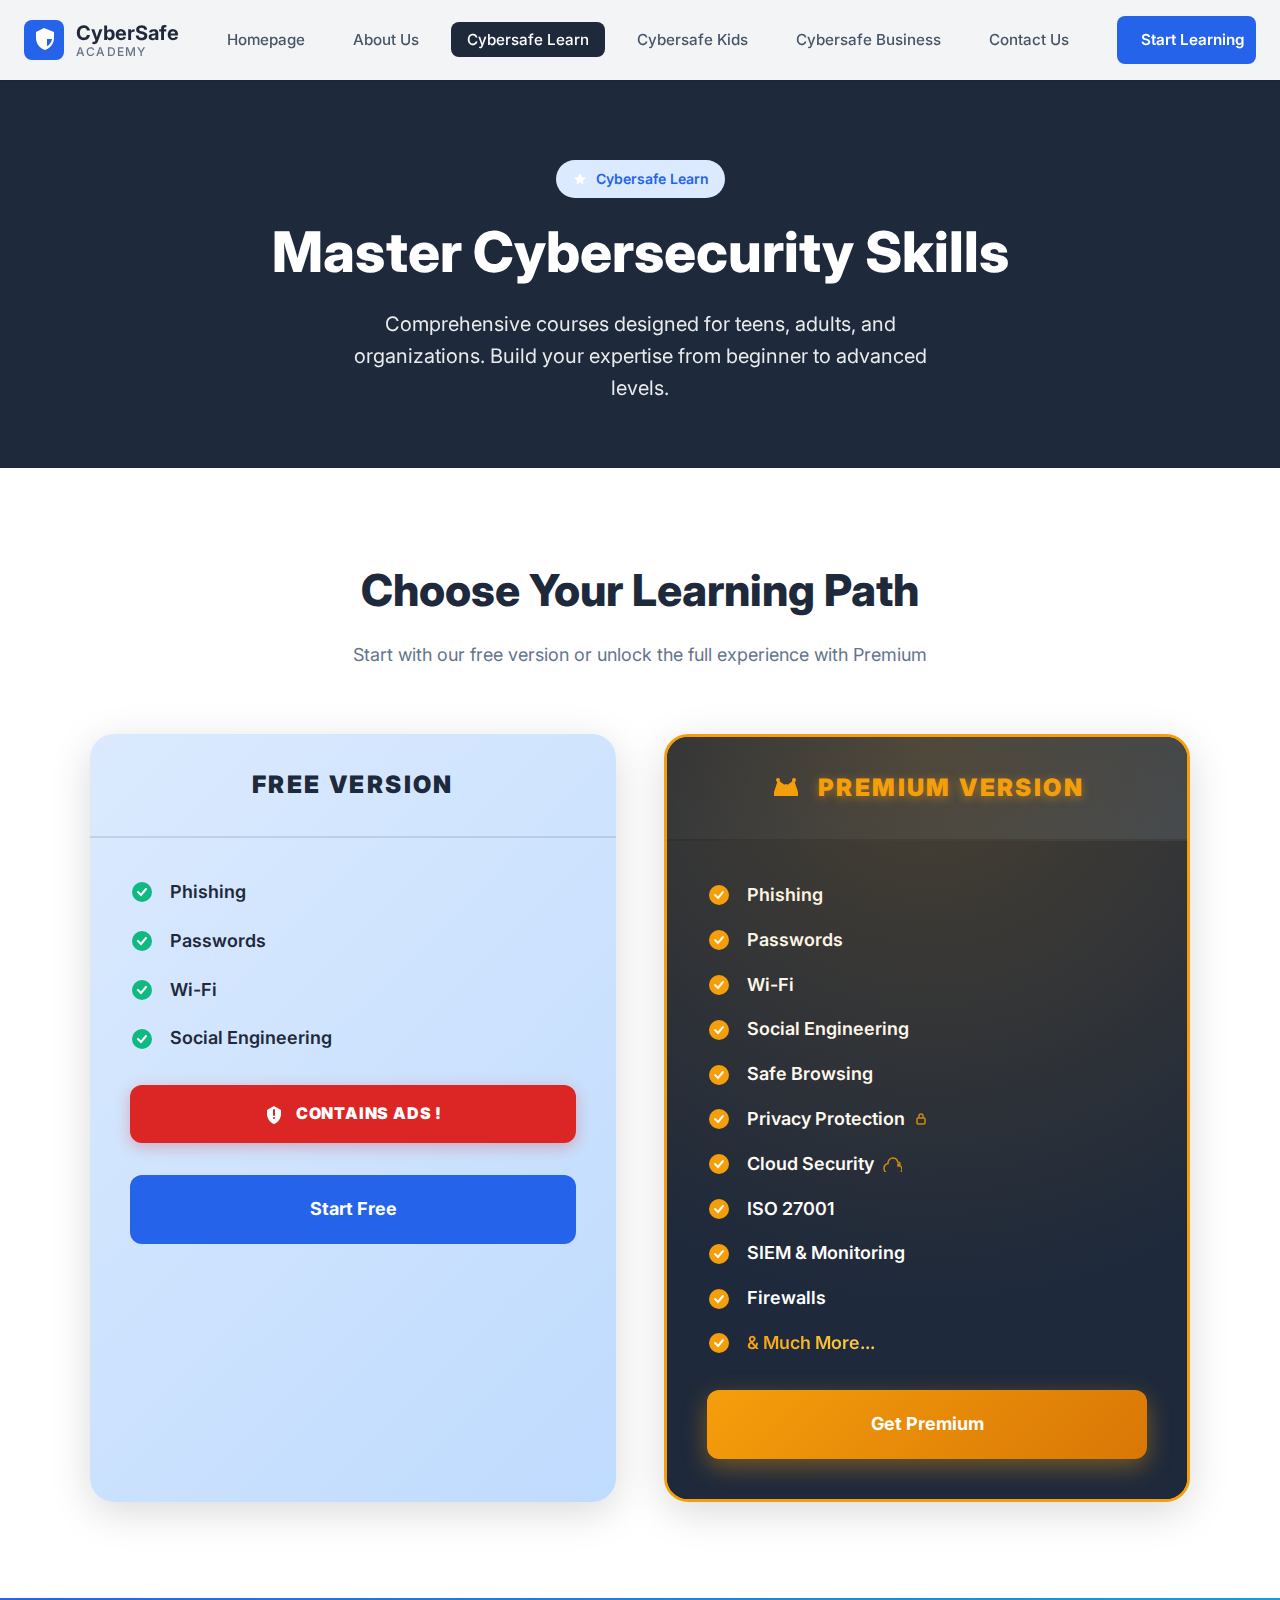
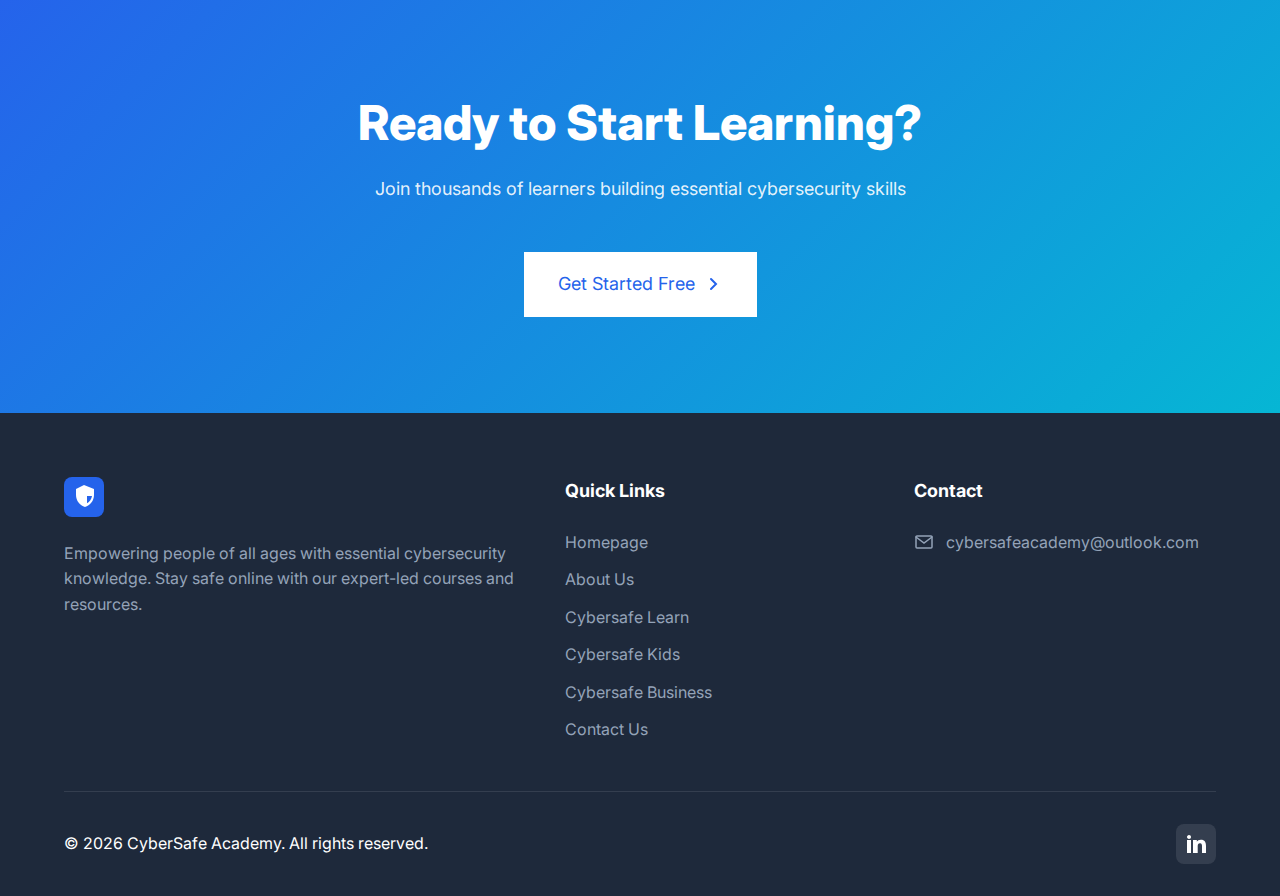
<file: cybersafe-learn.html>
<!DOCTYPE html>
<html lang="en">
<head>
    <meta charset="UTF-8">
    <meta name="viewport" content="width=device-width, initial-scale=1.0">
    <title>Cybersafe Learn - CyberSafe Academy</title>
    <link rel="stylesheet" href="styles.css">
    <link rel="preconnect" href="https://fonts.googleapis.com">
    <link rel="preconnect" href="https://fonts.gstatic.com" crossorigin>
    <link href="https://fonts.googleapis.com/css2?family=Inter:wght@300;400;500;600;700;800;900&display=swap" rel="stylesheet">
</head>
<body>
    <!-- Navigation -->
    <nav class="navbar">
        <div class="nav-container">
            <div class="logo">
                <div class="logo-icon">
                    <svg width="40" height="40" viewBox="0 0 40 40" fill="none" xmlns="http://www.w3.org/2000/svg">
                        <rect width="40" height="40" rx="8" fill="#2563EB"/>
                        <path d="M20 8L12 12V18C12 23.55 15.84 28.74 21 30C26.16 28.74 30 23.55 30 18V12L20 8ZM20 18.99H28C27.47 22.11 25.72 24.78 23 26.34V14H20V18.99Z" fill="white"/>
                    </svg>
                </div>
                <div class="logo-text">
                    <span class="logo-main">CyberSafe</span>
                    <span class="logo-sub">ACADEMY</span>
                </div>
            </div>
            
            <ul class="nav-menu">
                <li><a href="index.html" class="nav-link">Homepage</a></li>
                <li><a href="about.html" class="nav-link">About Us</a></li>
                <li><a href="cybersafe-learn.html" class="nav-link active">Cybersafe Learn</a></li>
                <li><a href="cybersafe-kids.html" class="nav-link">Cybersafe Kids</a></li>
                <li><a href="cybersafe-business.html" class="nav-link">Cybersafe Business</a></li>
                <li><a href="contact.html" class="nav-link">Contact Us</a></li>
            </ul>
            
            <a href="https://cybersafe-quiz.netlify.app" class="btn-primary" target="_blank" rel="noopener noreferrer">Start Learning</a>
            
            <div class="mobile-menu-toggle">
                <span></span>
                <span></span>
                <span></span>
            </div>
        </div>
    </nav>

    <!-- Hero Section -->
    <section class="page-hero">
        <div class="container">
            <div class="section-badge">
                <svg width="16" height="16" viewBox="0 0 16 16" fill="none">
                    <path d="M8 2L10 6L14 6.5L11 9.5L11.5 13.5L8 11.5L4.5 13.5L5 9.5L2 6.5L6 6L8 2Z" fill="white"/>
                </svg>
                <span>Cybersafe Learn</span>
            </div>
            <h1 class="page-title">
                Master Cybersecurity Skills
            </h1>
            <p class="page-description">
                Comprehensive courses designed for teens, adults, and organizations. Build your expertise from beginner to advanced levels.
            </p>
        </div>
    </section>

    <!-- Free vs Premium Comparison Section -->
    <section class="comparison-section">
        <div class="container">
            <div class="section-header">
                <h2 class="section-title">Choose Your Learning Path</h2>
                <p class="section-description">
                    Start with our free version or unlock the full experience with Premium
                </p>
            </div>

            <div class="comparison-grid">
                <!-- Free Version -->
                <div class="comparison-card free-version" data-aos="fade-up">
                    <div class="version-header">
                        <h3 class="version-title">FREE VERSION</h3>
                    </div>
                    <div class="version-body">
                        <div class="feature-list">
                            <div class="feature-item">
                                <svg width="24" height="24" viewBox="0 0 24 24" fill="none">
                                    <circle cx="12" cy="12" r="10" fill="#10B981"/>
                                    <path d="M8 12L11 15L16 9" stroke="white" stroke-width="2" stroke-linecap="round"/>
                                </svg>
                                <span>Phishing</span>
                            </div>
                            <div class="feature-item">
                                <svg width="24" height="24" viewBox="0 0 24 24" fill="none">
                                    <circle cx="12" cy="12" r="10" fill="#10B981"/>
                                    <path d="M8 12L11 15L16 9" stroke="white" stroke-width="2" stroke-linecap="round"/>
                                </svg>
                                <span>Passwords</span>
                            </div>
                            <div class="feature-item">
                                <svg width="24" height="24" viewBox="0 0 24 24" fill="none">
                                    <circle cx="12" cy="12" r="10" fill="#10B981"/>
                                    <path d="M8 12L11 15L16 9" stroke="white" stroke-width="2" stroke-linecap="round"/>
                                </svg>
                                <span>Wi-Fi</span>
                            </div>
                            <div class="feature-item">
                                <svg width="24" height="24" viewBox="0 0 24 24" fill="none">
                                    <circle cx="12" cy="12" r="10" fill="#10B981"/>
                                    <path d="M8 12L11 15L16 9" stroke="white" stroke-width="2" stroke-linecap="round"/>
                                </svg>
                                <span>Social Engineering</span>
                            </div>
                        </div>
                        <div class="ads-badge">
                            <svg width="20" height="20" viewBox="0 0 20 20" fill="none">
                                <path d="M10 2L3 6V10C3 14.55 6.17 18.74 10 20C13.83 18.74 17 14.55 17 10V6L10 2Z" fill="white"/>
                                <path d="M10 6V11M10 14H10.01" stroke="#DC2626" stroke-width="2" stroke-linecap="round"/>
                            </svg>
                            <span>CONTAINS ADS !</span>
                        </div>
                        <a href="https://cybersafe-quiz.netlify.app" class="btn-free" target="_blank" rel="noopener noreferrer">Start Free</a>
                    </div>
                </div>

                <!-- Premium Version -->
                <div class="comparison-card premium-version" data-aos="fade-up" data-delay="100">
                    <div class="version-header premium-header">
                        <svg width="32" height="32" viewBox="0 0 32 32" fill="none" class="crown-icon">
                            <path d="M4 20L8 8L16 14L24 8L28 20H4Z" fill="#F59E0B"/>
                            <path d="M4 20H28V24H4V20Z" fill="#F59E0B"/>
                            <circle cx="8" cy="8" r="2" fill="#F59E0B"/>
                            <circle cx="24" cy="8" r="2" fill="#F59E0B"/>
                            <circle cx="16" cy="14" r="2" fill="#F59E0B"/>
                        </svg>
                        <h3 class="version-title premium-title">PREMIUM VERSION</h3>
                    </div>
                    <div class="version-body premium-body">
                        <div class="feature-list premium-features">
                            <div class="feature-item premium-item">
                                <svg width="24" height="24" viewBox="0 0 24 24" fill="none">
                                    <circle cx="12" cy="12" r="10" fill="#F59E0B"/>
                                    <path d="M8 12L11 15L16 9" stroke="white" stroke-width="2" stroke-linecap="round"/>
                                </svg>
                                <span>Phishing</span>
                            </div>
                            <div class="feature-item premium-item">
                                <svg width="24" height="24" viewBox="0 0 24 24" fill="none">
                                    <circle cx="12" cy="12" r="10" fill="#F59E0B"/>
                                    <path d="M8 12L11 15L16 9" stroke="white" stroke-width="2" stroke-linecap="round"/>
                                </svg>
                                <span>Passwords</span>
                            </div>
                            <div class="feature-item premium-item">
                                <svg width="24" height="24" viewBox="0 0 24 24" fill="none">
                                    <circle cx="12" cy="12" r="10" fill="#F59E0B"/>
                                    <path d="M8 12L11 15L16 9" stroke="white" stroke-width="2" stroke-linecap="round"/>
                                </svg>
                                <span>Wi-Fi</span>
                            </div>
                            <div class="feature-item premium-item">
                                <svg width="24" height="24" viewBox="0 0 24 24" fill="none">
                                    <circle cx="12" cy="12" r="10" fill="#F59E0B"/>
                                    <path d="M8 12L11 15L16 9" stroke="white" stroke-width="2" stroke-linecap="round"/>
                                </svg>
                                <span>Social Engineering</span>
                            </div>
                            <div class="feature-item premium-item">
                                <svg width="24" height="24" viewBox="0 0 24 24" fill="none">
                                    <circle cx="12" cy="12" r="10" fill="#F59E0B"/>
                                    <path d="M8 12L11 15L16 9" stroke="white" stroke-width="2" stroke-linecap="round"/>
                                </svg>
                                <span>Safe Browsing</span>
                            </div>
                            <div class="feature-item premium-item">
                                <svg width="24" height="24" viewBox="0 0 24 24" fill="none">
                                    <circle cx="12" cy="12" r="10" fill="#F59E0B"/>
                                    <path d="M8 12L11 15L16 9" stroke="white" stroke-width="2" stroke-linecap="round"/>
                                </svg>
                                <div class="feature-with-icon">
                                    <span>Privacy Protection</span>
                                    <svg width="16" height="16" viewBox="0 0 16 16" fill="none" class="lock-icon">
                                        <rect x="4" y="7" width="8" height="6" rx="1" stroke="#F59E0B" stroke-width="1.5"/>
                                        <path d="M6 7V5C6 3.89543 6.89543 3 8 3C9.10457 3 10 3.89543 10 5V7" stroke="#F59E0B" stroke-width="1.5"/>
                                    </svg>
                                </div>
                            </div>
                            <div class="feature-item premium-item">
                                <svg width="24" height="24" viewBox="0 0 24 24" fill="none">
                                    <circle cx="12" cy="12" r="10" fill="#F59E0B"/>
                                    <path d="M8 12L11 15L16 9" stroke="white" stroke-width="2" stroke-linecap="round"/>
                                </svg>
                                <div class="feature-with-icon">
                                    <span>Cloud Security</span>
                                    <svg width="20" height="16" viewBox="0 0 20 16" fill="none" class="cloud-icon">
                                        <path d="M16 10C17.1046 10 18 9.10457 18 8C18 6.89543 17.1046 6 16 6C15.8954 6 15.7922 6.00709 15.6909 6.02061C15.2759 3.73065 13.2802 2 10.875 2C8.1842 2 6 4.1842 6 6.875C6 7.11288 6.01836 7.34698 6.05397 7.57562C3.84062 8.06879 2 10.0588 2 12.5C2 15.2614 4.23858 17.5 7 17.5H16C18.2091 17.5 20 15.7091 20 13.5C20 11.567 18.6569 9.94821 16.9297 9.58685C16.9755 9.39844 17 9.20214 17 9C17 8.44772 16.5523 8 16 8Z" stroke="#F59E0B" stroke-width="1.5"/>
                                    </svg>
                                </div>
                            </div>
                            <div class="feature-item premium-item">
                                <svg width="24" height="24" viewBox="0 0 24 24" fill="none">
                                    <circle cx="12" cy="12" r="10" fill="#F59E0B"/>
                                    <path d="M8 12L11 15L16 9" stroke="white" stroke-width="2" stroke-linecap="round"/>
                                </svg>
                                <span>ISO 27001</span>
                            </div>
                            <div class="feature-item premium-item">
                                <svg width="24" height="24" viewBox="0 0 24 24" fill="none">
                                    <circle cx="12" cy="12" r="10" fill="#F59E0B"/>
                                    <path d="M8 12L11 15L16 9" stroke="white" stroke-width="2" stroke-linecap="round"/>
                                </svg>
                                <span>SIEM & Monitoring</span>
                            </div>
                            <div class="feature-item premium-item">
                                <svg width="24" height="24" viewBox="0 0 24 24" fill="none">
                                    <circle cx="12" cy="12" r="10" fill="#F59E0B"/>
                                    <path d="M8 12L11 15L16 9" stroke="white" stroke-width="2" stroke-linecap="round"/>
                                </svg>
                                <span>Firewalls</span>
                            </div>
                            <div class="feature-item premium-item sparkle">
                                <svg width="24" height="24" viewBox="0 0 24 24" fill="none">
                                    <circle cx="12" cy="12" r="10" fill="#F59E0B"/>
                                    <path d="M8 12L11 15L16 9" stroke="white" stroke-width="2" stroke-linecap="round"/>
                                </svg>
                                <span>& Much More...</span>
                            </div>
                        </div>
                        <a href="https://cybersafe-quiz.netlify.app" class="btn-premium" target="_blank" rel="noopener noreferrer">Get Premium</a>
                    </div>
                    <div class="premium-glow"></div>
                </div>
            </div>
        </div>
    </section>

    <!-- CTA Section -->
    <section class="cta-section">
        <div class="container">
            <div class="cta-text-center">
                <h2 class="cta-title">Ready to Start Learning?</h2>
                <p class="cta-description">
                    Join thousands of learners building essential cybersecurity skills
                </p>
                <a href="index.html" class="btn-white btn-large">
                    Get Started Free
                    <svg width="20" height="20" viewBox="0 0 20 20" fill="none">
                        <path d="M8 5L13 10L8 15" stroke="currentColor" stroke-width="2" stroke-linecap="round"/>
                    </svg>
                </a>
            </div>
        </div>
    </section>

    <!-- Footer -->
    <footer class="footer">
        <div class="container">
            <div class="footer-content">
                <div class="footer-column">
                    <div class="footer-logo">
                        <div class="logo-icon">
                            <svg width="40" height="40" viewBox="0 0 40 40" fill="none">
                                <rect width="40" height="40" rx="8" fill="#2563EB"/>
                                <path d="M20 8L12 12V18C12 23.55 15.84 28.74 21 30C26.16 28.74 30 23.55 30 18V12L20 8ZM20 18.99H28C27.47 22.11 25.72 24.78 23 26.34V14H20V18.99Z" fill="white"/>
                            </svg>
                        </div>
                        <div class="logo-text">
                            <span class="logo-main">CyberSafe Academy</span>
                        </div>
                    </div>
                    <p class="footer-description">
                        Empowering people of all ages with essential cybersecurity knowledge. Stay safe online with our expert-led courses and resources.
                    </p>
                </div>

                <div class="footer-column">
                    <h4 class="footer-title">Quick Links</h4>
                    <ul class="footer-links">
                        <li><a href="index.html">Homepage</a></li>
                        <li><a href="about.html">About Us</a></li>
                        <li><a href="cybersafe-learn.html">Cybersafe Learn</a></li>
                        <li><a href="cybersafe-kids.html">Cybersafe Kids</a></li>
                        <li><a href="cybersafe-business.html">Cybersafe Business</a></li>
                        <li><a href="contact.html">Contact Us</a></li>
                    </ul>
                </div>

                <div class="footer-column">
                    <h4 class="footer-title">Contact</h4>
                    <ul class="footer-contact">
                        <li>
                            <svg width="20" height="20" viewBox="0 0 20 20" fill="none">
                                <path d="M3 4H17C17.55 4 18 4.45 18 5V15C18 15.55 17.55 16 17 16H3C2.45 16 2 15.55 2 15V5C2 4.45 2.45 4 3 4Z" stroke="currentColor" stroke-width="1.5"/>
                                <path d="M18 5L10 11L2 5" stroke="currentColor" stroke-width="1.5" stroke-linecap="round"/>
                            </svg>
                            <span>cybersafeacademy@outlook.com</span>
                        </li>
                        
                    </ul>
                </div>
            </div>

            <div class="footer-bottom">
                <p>&copy; 2026 CyberSafe Academy. All rights reserved.</p>
                <div class="footer-social">
                    <a href="https://www.linkedin.com/company/cybersafe-academy/" target="_blank" rel="noopener noreferrer" aria-label="LinkedIn">
                        <svg width="20" height="20" viewBox="0 0 20 20" fill="currentColor">
                            <path d="M5 3c0 1.1-.7 2-2 2-1.2 0-2-.9-2-1.9C1 2 1.8 1 3 1s2 .9 2 2zM1 19V6h4v13H1zm6-13h3.8v1.8c.6-1.1 2.2-2 4-2 4.1 0 5.2 2.7 5.2 6.2v7h-4v-6.2c0-1.5 0-3.5-2-3.5s-2.3 1.6-2.3 3.4V19H7V6z"/>
                        </svg>
                    </a>
                </div>
            </div>
        </div>
    </footer>

    <script src="script.js"></script>
</body>
</html>
</file>
<file: styles.css>
/* Reset and Base Styles */
* {
    margin: 0;
    padding: 0;
    box-sizing: border-box;
}

:root {
    /* Colors */
    --primary-blue: #2563EB;
    --dark-navy: #1E293B;
    --light-blue: #DBEAFE;
    --cyan: #06B6D4;
    --green: #10B981;
    --orange: #F59E0B;
    --purple: #8B5CF6;
    --gradient-start: #2563EB;
    --gradient-end: #06B6D4;
    
    /* Typography */
    --font-main: 'Inter', -apple-system, BlinkMacSystemFont, 'Segoe UI', sans-serif;
    
    /* Spacing */
    --spacing-xs: 0.5rem;
    --spacing-sm: 1rem;
    --spacing-md: 1.5rem;
    --spacing-lg: 2rem;
    --spacing-xl: 3rem;
    --spacing-2xl: 4rem;
    
    /* Transitions */
    --transition-fast: 0.2s ease;
    --transition-base: 0.3s ease;
    --transition-slow: 0.5s ease;
}

body {
    font-family: var(--font-main);
    color: #1f2937;
    line-height: 1.6;
    overflow-x: hidden;
    background: #ffffff;
}

img {
    max-width: 100%;
    height: auto;
    display: block;
}

a {
    text-decoration: none;
    color: inherit;
}

.container {
    max-width: 1200px;
    margin: 0 auto;
    padding: 0 var(--spacing-md);
}

/* Navigation */
.navbar {
    position: fixed;
    top: 0;
    left: 0;
    right: 0;
    background: rgba(255, 255, 255, 0.95);
    backdrop-filter: blur(10px);
    box-shadow: 0 1px 3px rgba(0, 0, 0, 0.1);
    z-index: 1000;
    padding: var(--spacing-sm) 0;
}

.nav-container {
    max-width: 1400px;
    margin: 0 auto;
    padding: 0 var(--spacing-md);
    display: flex;
    align-items: center;
    justify-content: space-between;
    gap: var(--spacing-lg);
}

.logo {
    display: flex;
    align-items: center;
    gap: 0.75rem;
    cursor: pointer;
}

.logo-icon svg {
    display: block;
}

.logo-text {
    display: flex;
    flex-direction: column;
    line-height: 1.2;
}

.logo-main {
    font-size: 1.25rem;
    font-weight: 700;
    color: var(--dark-navy);
}

.logo-sub {
    font-size: 0.75rem;
    font-weight: 500;
    color: #64748b;
    letter-spacing: 0.1em;
}

.nav-menu {
    display: flex;
    list-style: none;
    gap: var(--spacing-sm);
    margin: 0;
    padding: 0;
}

.nav-link {
    padding: 0.5rem 1rem;
    border-radius: 0.5rem;
    font-weight: 500;
    font-size: 0.95rem;
    color: #475569;
    transition: all var(--transition-base);
    white-space: nowrap;
}

.nav-link:hover {
    color: var(--primary-blue);
    background: var(--light-blue);
}

.nav-link.active {
    background: var(--dark-navy);
    color: white;
}

.btn-primary {
    background: var(--primary-blue);
    color: white;
    padding: 0.75rem 1.5rem;
    border-radius: 0.5rem;
    font-weight: 600;
    font-size: 0.95rem;
    transition: all var(--transition-base);
    display: inline-flex;
    align-items: center;
    gap: 0.5rem;
    border: none;
    cursor: pointer;
    white-space: nowrap;
}

.btn-primary:hover {
    background: #1d4ed8;
    transform: translateY(-2px);
    box-shadow: 0 10px 25px rgba(37, 99, 235, 0.3);
}

.mobile-menu-toggle {
    display: none;
    flex-direction: column;
    gap: 0.375rem;
    cursor: pointer;
}

.mobile-menu-toggle span {
    width: 24px;
    height: 2px;
    background: var(--dark-navy);
    transition: var(--transition-base);
}

/* Hero Section */
.hero-section {
    padding: 8rem 0 4rem;
    position: relative;
    overflow: hidden;
}

.hero-content {
    display: grid;
    grid-template-columns: 1fr 1fr;
    gap: 4rem;
    align-items: center;
}

.hero-badge {
    display: inline-flex;
    align-items: center;
    gap: 0.5rem;
    background: var(--light-blue);
    color: var(--primary-blue);
    padding: 0.5rem 1rem;
    border-radius: 2rem;
    font-size: 0.875rem;
    font-weight: 600;
    margin-bottom: var(--spacing-md);
}

.hero-title {
    font-size: 3.5rem;
    font-weight: 800;
    line-height: 1.1;
    color: var(--dark-navy);
    margin-bottom: var(--spacing-md);
}

.gradient-text {
    background: linear-gradient(135deg, var(--gradient-start), var(--gradient-end));
    -webkit-background-clip: text;
    -webkit-text-fill-color: transparent;
    background-clip: text;
}

.hero-description {
    font-size: 1.125rem;
    color: #64748b;
    margin-bottom: var(--spacing-xl);
    max-width: 540px;
}

.hero-buttons {
    display: flex;
    gap: var(--spacing-md);
    flex-wrap: wrap;
}

.btn-large {
    padding: 1rem 2rem;
    font-size: 1.05rem;
}

.btn-secondary {
    background: white;
    color: var(--dark-navy);
    border: 2px solid #e2e8f0;
    padding: 1rem 2rem;
    border-radius: 0.5rem;
    font-weight: 600;
    display: inline-flex;
    align-items: center;
    gap: 0.5rem;
    transition: all var(--transition-base);
}

.btn-secondary:hover {
    border-color: var(--primary-blue);
    color: var(--primary-blue);
    transform: translateY(-2px);
}

/* Hero Image Card */
.hero-image {
    position: relative;
    padding: 2rem;
}

.hero-card {
    position: relative;
    border-radius: 1.5rem;
    overflow: hidden;
    box-shadow: 0 25px 50px -12px rgba(0, 0, 0, 0.25);
    animation: float 6s ease-in-out infinite;
}

@keyframes float {
    0%, 100% { transform: translateY(0px); }
    50% { transform: translateY(-20px); }
}

.card-image {
    width: 100%;
    height: auto;
    display: block;
}

.floating-badge {
    position: absolute;
    background: white;
    padding: 1rem;
    border-radius: 1rem;
    box-shadow: 0 10px 30px rgba(0, 0, 0, 0.15);
    display: flex;
    align-items: center;
    gap: 0.75rem;
    animation: fadeInUp 0.8s ease;
}

.badge-1 {
    top: 8%;
    left: -5%;
    animation-delay: 0.3s;
}

.badge-2 {
    top: 40%;
    right: -5%;
    animation-delay: 0.6s;
}

@keyframes fadeInUp {
    from {
        opacity: 0;
        transform: translateY(30px);
    }
    to {
        opacity: 1;
        transform: translateY(0);
    }
}

.badge-title {
    font-weight: 600;
    font-size: 0.875rem;
    color: var(--dark-navy);
}

.badge-subtitle {
    font-size: 0.75rem;
    color: #64748b;
}

.progress-bar {
    position: absolute;
    bottom: 1.5rem;
    left: 1.5rem;
    right: 1.5rem;
    background: white;
    padding: 1rem;
    border-radius: 1rem;
    box-shadow: 0 10px 30px rgba(0, 0, 0, 0.15);
}

.progress-label {
    display: flex;
    align-items: center;
    gap: 0.5rem;
    font-size: 0.875rem;
    font-weight: 600;
    margin-bottom: 0.5rem;
}

.progress-track {
    height: 8px;
    background: #e2e8f0;
    border-radius: 1rem;
    overflow: hidden;
}

.progress-fill {
    height: 100%;
    background: linear-gradient(90deg, var(--primary-blue), var(--cyan));
    border-radius: 1rem;
    animation: progressGrow 2s ease;
}

@keyframes progressGrow {
    from { width: 0; }
}

.base64-badge {
    position: absolute;
    bottom: -1rem;
    right: 1rem;
    background: var(--dark-navy);
    color: white;
    padding: 0.5rem 1rem;
    border-radius: 0.5rem;
    font-size: 0.875rem;
    font-weight: 500;
    display: flex;
    align-items: center;
    gap: 0.5rem;
}

.hero-decoration {
    position: absolute;
    top: 0;
    right: 0;
    width: 50%;
    height: 100%;
    pointer-events: none;
    z-index: -1;
}

.decoration-circle {
    position: absolute;
    border-radius: 50%;
    opacity: 0.1;
}

.circle-1 {
    width: 600px;
    height: 600px;
    background: var(--primary-blue);
    top: -200px;
    right: -200px;
}

.circle-2 {
    width: 400px;
    height: 400px;
    background: var(--cyan);
    top: 100px;
    right: 100px;
}

/* Features Section */
.features-section {
    padding: 6rem 0;
    background: #f8fafc;
}

.section-header {
    text-align: center;
    max-width: 700px;
    margin: 0 auto 4rem;
}

.section-badge {
    display: inline-flex;
    align-items: center;
    gap: 0.5rem;
    background: var(--light-blue);
    color: var(--primary-blue);
    padding: 0.5rem 1rem;
    border-radius: 2rem;
    font-size: 0.875rem;
    font-weight: 600;
    margin-bottom: var(--spacing-md);
}

.section-title {
    font-size: 2.75rem;
    font-weight: 800;
    line-height: 1.2;
    color: var(--dark-navy);
    margin-bottom: var(--spacing-md);
}

.section-description {
    font-size: 1.125rem;
    color: #64748b;
}

.features-grid {
    display: grid;
    grid-template-columns: repeat(auto-fit, minmax(300px, 1fr));
    gap: var(--spacing-lg);
}

.feature-card {
    background: white;
    padding: 2rem;
    border-radius: 1rem;
    transition: all var(--transition-base);
    border: 1px solid #e2e8f0;
}

.feature-card:hover {
    transform: translateY(-8px);
    box-shadow: 0 20px 40px rgba(0, 0, 0, 0.1);
}

.feature-icon {
    width: 56px;
    height: 56px;
    border-radius: 0.75rem;
    display: flex;
    align-items: center;
    justify-content: center;
    margin-bottom: var(--spacing-md);
    transition: all var(--transition-base);
}

.feature-icon.blue {
    background: var(--light-blue);
    color: var(--primary-blue);
}

.feature-icon.cyan {
    background: #CFFAFE;
    color: var(--cyan);
}

.feature-icon.green {
    background: #D1FAE5;
    color: var(--green);
}

.feature-icon.orange {
    background: #FEF3C7;
    color: var(--orange);
}

.feature-icon.purple {
    background: #EDE9FE;
    color: var(--purple);
}

.feature-card:hover .feature-icon {
    transform: scale(1.1) rotate(5deg);
}

.feature-title {
    font-size: 1.25rem;
    font-weight: 700;
    color: var(--dark-navy);
    margin-bottom: 0.75rem;
}

.feature-description {
    color: #64748b;
    line-height: 1.6;
}

/* Education Section */
.education-section {
    padding: 6rem 0;
}

.education-content {
    display: grid;
    grid-template-columns: 1fr 1fr;
    gap: 4rem;
    align-items: center;
}

.education-image {
    position: relative;
}

.community-image {
    width: 100%;
    border-radius: 1.5rem;
    box-shadow: 0 25px 50px -12px rgba(0, 0, 0, 0.25);
}

.image-badge {
    position: absolute;
    bottom: 2rem;
    left: 2rem;
    background: var(--primary-blue);
    color: white;
    padding: 1rem 1.5rem;
    border-radius: 1rem;
    display: flex;
    align-items: center;
    gap: 0.75rem;
    font-weight: 600;
    box-shadow: 0 10px 30px rgba(37, 99, 235, 0.3);
}

.education-text .section-title {
    text-align: left;
    margin-bottom: var(--spacing-lg);
}

.benefits-list {
    display: flex;
    flex-direction: column;
    gap: var(--spacing-md);
    margin-top: var(--spacing-xl);
}

.benefit-item {
    display: flex;
    gap: 1rem;
}

.benefit-item h4 {
    font-size: 1.125rem;
    font-weight: 700;
    color: var(--dark-navy);
    margin-bottom: 0.25rem;
}

.benefit-item p {
    color: #64748b;
}

/* CTA Section */
.cta-section {
    padding: 6rem 0;
    position: relative;
    background: linear-gradient(135deg, var(--primary-blue) 0%, var(--cyan) 100%);
    overflow: hidden;
}

.cta-content {
    display: grid;
    grid-template-columns: 1.2fr 0.8fr;
    gap: 4rem;
    align-items: center;
    position: relative;
    z-index: 1;
}

.cta-badge {
    display: inline-flex;
    align-items: center;
    gap: 0.5rem;
    background: rgba(255, 255, 255, 0.2);
    color: white;
    padding: 0.5rem 1rem;
    border-radius: 2rem;
    font-size: 0.875rem;
    font-weight: 600;
    margin-bottom: var(--spacing-md);
}

.cta-title {
    font-size: 3rem;
    font-weight: 800;
    line-height: 1.2;
    color: white;
    margin-bottom: var(--spacing-md);
}

.cta-description {
    font-size: 1.125rem;
    color: rgba(255, 255, 255, 0.9);
    margin-bottom: var(--spacing-xl);
}

.cta-features {
    list-style: none;
    display: flex;
    flex-direction: column;
    gap: var(--spacing-md);
    margin-bottom: var(--spacing-xl);
}

.cta-features li {
    display: flex;
    align-items: center;
    gap: 0.75rem;
    color: white;
    font-weight: 500;
}

.btn-white {
    background: white;
    color: var(--primary-blue);
}

.btn-white:hover {
    background: #f1f5f9;
    transform: translateY(-2px);
    box-shadow: 0 10px 30px rgba(0, 0, 0, 0.2);
}

.course-card {
    background: rgba(255, 255, 255, 0.15);
    backdrop-filter: blur(20px);
    border: 1px solid rgba(255, 255, 255, 0.2);
    padding: 2rem;
    border-radius: 1.5rem;
    color: white;
}

.course-icon {
    margin-bottom: var(--spacing-md);
}

.course-label {
    display: inline-block;
    background: rgba(255, 255, 255, 0.2);
    padding: 0.25rem 0.75rem;
    border-radius: 0.5rem;
    font-size: 0.875rem;
    font-weight: 600;
    margin-bottom: 0.5rem;
}

.course-info h4 {
    font-size: 1.5rem;
    font-weight: 700;
    margin-bottom: 0.75rem;
}

.course-meta {
    display: flex;
    gap: var(--spacing-md);
    font-size: 0.875rem;
    opacity: 0.9;
    margin-bottom: var(--spacing-lg);
}

.course-modules {
    display: flex;
    flex-direction: column;
    gap: 0.5rem;
}

.module-item {
    background: rgba(255, 255, 255, 0.1);
    padding: 0.75rem;
    border-radius: 0.5rem;
    font-size: 0.875rem;
}

.cta-gradient {
    position: absolute;
    top: 0;
    right: 0;
    width: 50%;
    height: 100%;
    background: radial-gradient(circle at 100% 0%, rgba(255, 255, 255, 0.1) 0%, transparent 50%);
    pointer-events: none;
}

/* Footer */
.footer {
    background: var(--dark-navy);
    color: white;
    padding: 4rem 0 2rem;
}

.footer-content {
    display: grid;
    grid-template-columns: 1.5fr 1fr 1fr;
    gap: 3rem;
    margin-bottom: 3rem;
}

.footer-logo {
    display: flex;
    align-items: center;
    gap: 0.75rem;
    margin-bottom: var(--spacing-md);
}

.footer-description {
    color: #94a3b8;
    line-height: 1.6;
}

.footer-title {
    font-size: 1.125rem;
    font-weight: 700;
    margin-bottom: var(--spacing-md);
}

.footer-links {
    list-style: none;
    display: flex;
    flex-direction: column;
    gap: 0.75rem;
}

.footer-links a {
    color: #94a3b8;
    transition: color var(--transition-base);
}

.footer-links a:hover {
    color: white;
}

.footer-contact {
    list-style: none;
    display: flex;
    flex-direction: column;
    gap: var(--spacing-md);
}

.footer-contact li {
    display: flex;
    align-items: center;
    gap: 0.75rem;
    color: #94a3b8;
}

.footer-bottom {
    padding-top: 2rem;
    border-top: 1px solid rgba(255, 255, 255, 0.1);
    display: flex;
    justify-content: space-between;
    align-items: center;
}

.footer-social {
    display: flex;
    gap: var(--spacing-md);
}

.footer-social a {
    width: 40px;
    height: 40px;
    border-radius: 0.5rem;
    background: rgba(255, 255, 255, 0.1);
    display: flex;
    align-items: center;
    justify-content: center;
    transition: all var(--transition-base);
}

.footer-social a:hover {
    background: var(--primary-blue);
    transform: translateY(-3px);
}

/* Responsive Design */
@media (max-width: 1024px) {
    .nav-menu {
        display: none;
        position: fixed;
        top: 80px;
        left: 0;
        right: 0;
        background: white;
        flex-direction: column;
        padding: 2rem;
        box-shadow: 0 10px 30px rgba(0, 0, 0, 0.1);
        z-index: 999;
        max-height: calc(100vh - 80px);
        overflow-y: auto;
    }
    
    .nav-menu.active {
        display: flex;
    }
    
    .nav-menu li {
        margin: 0;
        padding: 0.75rem 0;
        border-bottom: 1px solid #e5e7eb;
    }
    
    .nav-menu li:last-child {
        border-bottom: none;
    }
    
    .nav-link {
        display: block;
        padding: 0.5rem 0;
        font-size: 1.125rem;
    }
    
    .mobile-menu-toggle {
        display: flex;
        z-index: 1000;
    }
    
    .mobile-menu-toggle.active span:nth-child(1) {
        transform: rotate(45deg) translate(6px, 6px);
    }
    
    .mobile-menu-toggle.active span:nth-child(2) {
        opacity: 0;
    }
    
    .mobile-menu-toggle.active span:nth-child(3) {
        transform: rotate(-45deg) translate(6px, -6px);
    }
    
    .btn-primary {
        width: 100%;
        justify-content: center;
        margin-top: 1rem;
    }
    
    .hero-content,
    .education-content,
    .cta-content {
        grid-template-columns: 1fr;
        gap: 3rem;
    }
    
    .hero-title {
        font-size: 2.5rem;
    }
    
    .section-title {
        font-size: 2rem;
    }
    
    .cta-title {
        font-size: 2.25rem;
    }
    
    .features-grid {
        grid-template-columns: 1fr;
    }
    
    .footer-content {
        grid-template-columns: 1fr;
        gap: 2rem;
    }
}

@media (max-width: 640px) {
    .hero-section {
        padding: 6rem 0 3rem;
    }
    
    .hero-title {
        font-size: 2rem;
    }
    
    .hero-buttons {
        flex-direction: column;
        width: 100%;
    }
    
    .hero-buttons .btn-large {
        width: 100%;
        justify-content: center;
    }
    
    .section-title {
        font-size: 1.75rem;
    }
    
    .floating-badge {
        position: static;
        margin-top: var(--spacing-md);
    }
    
    .badge-1,
    .badge-2 {
        animation: none;
    }
}

/* Animations */
[data-aos] {
    opacity: 0;
    transition: opacity 0.8s ease, transform 0.8s ease;
}

[data-aos="fade-up"] {
    transform: translateY(30px);
}

[data-aos].aos-animate {
    opacity: 1;
    transform: translateY(0);
}

/* Smooth Scrolling */
html {
    scroll-behavior: smooth;
}

/* Selection */
::selection {
    background: var(--primary-blue);
    color: white;
}

/* About Us Page Styles */
.page-hero {
    padding: 10rem 0 4rem;
    background: var(--dark-navy);
    color: white;
    text-align: center;
}

.page-title {
    font-size: 3.5rem;
    font-weight: 800;
    line-height: 1.1;
    margin-bottom: var(--spacing-md);
}

.page-description {
    font-size: 1.25rem;
    max-width: 600px;
    margin: 0 auto;
    opacity: 0.9;
}

/* What is CyberSafe Academy Section */
.what-is-section {
    padding: 6rem 0;
    background: white;
}

.what-is-content {
    max-width: 1000px;
    margin: 0 auto;
}

.section-title-large {
    font-size: 3rem;
    font-weight: 800;
    text-align: center;
    color: var(--dark-navy);
    margin-bottom: 2rem;
}

.what-is-intro {
    font-size: 1.5rem;
    line-height: 1.8;
    text-align: center;
    color: #64748b;
    margin-bottom: 4rem;
}

.mission-grid {
    display: grid;
    grid-template-columns: repeat(auto-fit, minmax(280px, 1fr));
    gap: 2rem;
    margin-bottom: 4rem;
}

.mission-card {
    background: #F8FAFC;
    padding: 2.5rem;
    border-radius: 1.5rem;
    text-align: center;
    transition: all var(--transition-base);
}

.mission-card:hover {
    background: var(--primary-blue);
    color: white;
    transform: translateY(-8px);
    box-shadow: 0 12px 40px rgba(37, 99, 235, 0.2);
}

.mission-icon {
    width: 80px;
    height: 80px;
    margin: 0 auto 1.5rem;
    display: flex;
    align-items: center;
    justify-content: center;
    background: linear-gradient(135deg, var(--primary-blue), var(--cyan));
    border-radius: 1rem;
    color: white;
    transition: all var(--transition-base);
}

.mission-card:hover .mission-icon {
    background: white;
    color: var(--primary-blue);
}

.mission-card h3 {
    font-size: 1.5rem;
    font-weight: 700;
    margin-bottom: 1rem;
    color: var(--dark-navy);
}

.mission-card:hover h3 {
    color: white;
}

.mission-card p {
    font-size: 1rem;
    line-height: 1.6;
    color: #64748b;
}

.mission-card:hover p {
    color: white;
    opacity: 0.95;
}

.purpose-statement {
    background: linear-gradient(135deg, var(--primary-blue), var(--cyan));
    padding: 3rem;
    border-radius: 1.5rem;
    color: white;
    text-align: center;
}

.purpose-statement h3 {
    font-size: 2rem;
    font-weight: 700;
    margin-bottom: 1.5rem;
}

.purpose-statement p {
    font-size: 1.125rem;
    line-height: 1.8;
    margin-bottom: 1rem;
    opacity: 0.95;
}

.purpose-statement p:last-child {
    margin-bottom: 0;
    font-size: 1.25rem;
}

/* Roadmap Section */
.roadmap-section {
    padding: 6rem 0;
    background: #f8fafc;
}

.timeline {
    position: relative;
    max-width: 900px;
    margin: 4rem auto 0;
    padding: 2rem 0;
}

.timeline-line {
    position: absolute;
    left: 50%;
    top: 60px;
    bottom: 0;
    width: 3px;
    background: linear-gradient(180deg, var(--primary-blue), var(--cyan));
    transform: translateX(-50%);
    z-index: 1;
}

.timeline-item {
    display: grid;
    grid-template-columns: 1fr 80px 1fr;
    gap: 2rem;
    margin-bottom: 4rem;
    position: relative;
}

.timeline-item.right .timeline-content {
    grid-column: 3;
}

.timeline-item.right .timeline-marker {
    grid-column: 2;
}

.timeline-item:not(.right) .timeline-content {
    grid-column: 1;
    text-align: right;
}

.timeline-item:not(.right) .timeline-marker {
    grid-column: 2;
}

.timeline-marker {
    position: relative;
    z-index: 2;
    display: flex;
    flex-direction: column;
    align-items: center;
    gap: 0.5rem;
}

.marker-number {
    font-size: 0.875rem;
    font-weight: 700;
    color: #64748b;
    order: 2;
}

.marker-icon {
    width: 56px;
    height: 56px;
    border-radius: 50%;
    display: flex;
    align-items: center;
    justify-content: center;
    box-shadow: 0 10px 30px rgba(37, 99, 235, 0.3);
    position: relative;
    order: 1;
}

.timeline-marker.completed .marker-icon {
    background: var(--green);
}

.timeline-marker.development .marker-icon {
    background: var(--orange);
}

.timeline-marker.coming-soon .marker-icon {
    background: #64748b;
}

.timeline-marker.mystery .marker-icon {
    background: var(--purple);
}

.timeline-content {
    background: white;
    padding: 2rem;
    border-radius: 1rem;
    box-shadow: 0 4px 20px rgba(0, 0, 0, 0.08);
    transition: all var(--transition-base);
}

.timeline-content:hover {
    transform: translateY(-5px);
    box-shadow: 0 10px 30px rgba(0, 0, 0, 0.12);
}

.timeline-badge {
    display: inline-block;
    padding: 0.375rem 0.875rem;
    border-radius: 2rem;
    font-size: 0.75rem;
    font-weight: 700;
    text-transform: uppercase;
    letter-spacing: 0.05em;
    margin-bottom: 1rem;
}

.completed-badge {
    background: #D1FAE5;
    color: var(--green);
}

.development-badge {
    background: #FED7AA;
    color: var(--orange);
}

.coming-soon-badge {
    background: #E2E8F0;
    color: #64748b;
}

.mystery-badge {
    background: #E9D5FF;
    color: var(--purple);
}

.timeline-title {
    font-size: 1.5rem;
    font-weight: 700;
    color: var(--dark-navy);
    margin-bottom: 0.75rem;
}

.timeline-description {
    color: #64748b;
    line-height: 1.6;
}

/* Commitment Section */
.commitment-section {
    padding: 6rem 0;
    background: linear-gradient(135deg, var(--primary-blue), var(--cyan));
    text-align: center;
    color: white;
}

.commitment-icon {
    width: 100px;
    height: 100px;
    margin: 0 auto 2rem;
    display: flex;
    align-items: center;
    justify-content: center;
}

.commitment-title {
    font-size: 3rem;
    font-weight: 800;
    margin-bottom: var(--spacing-lg);
}

.commitment-description {
    font-size: 1.25rem;
    max-width: 800px;
    margin: 0 auto;
    line-height: 1.8;
    opacity: 0.95;
}

/* Responsive Timeline */
@media (max-width: 768px) {
    .timeline-line {
        left: 40px;
    }
    
    .timeline-item,
    .timeline-item.right {
        grid-template-columns: 80px 1fr;
        gap: 1.5rem;
    }
    
    .timeline-item .timeline-content,
    .timeline-item.right .timeline-content {
        grid-column: 2;
        text-align: left;
    }
    
    .timeline-item .timeline-marker,
    .timeline-item.right .timeline-marker {
        grid-column: 1;
    }
    
    .page-title {
        font-size: 2.5rem;
    }
    
    .commitment-title {
        font-size: 2rem;
    }
}

/* Cybersafe Learn Page Styles */
.courses-section {
    padding: 6rem 0;
    background: white;
}

/* Free vs Premium Comparison Section */
.comparison-section {
    padding: 6rem 0;
    background: white;
}

.comparison-grid {
    display: grid;
    grid-template-columns: repeat(auto-fit, minmax(400px, 1fr));
    gap: 3rem;
    margin-top: 3rem;
    max-width: 1100px;
    margin-left: auto;
    margin-right: auto;
}

.comparison-card {
    border-radius: 1.5rem;
    overflow: hidden;
    box-shadow: 0 10px 40px rgba(0, 0, 0, 0.15);
    transition: all var(--transition-base);
    position: relative;
}

.comparison-card:hover {
    transform: translateY(-10px);
    box-shadow: 0 20px 60px rgba(0, 0, 0, 0.2);
}

/* Free Version */
.free-version {
    background: linear-gradient(135deg, #DBEAFE 0%, #BFDBFE 100%);
}

.version-header {
    padding: 2rem;
    text-align: center;
    border-bottom: 2px solid rgba(0, 0, 0, 0.1);
}

.version-title {
    font-size: 1.5rem;
    font-weight: 900;
    letter-spacing: 0.1em;
    color: #1E293B;
}

.version-body {
    padding: 2.5rem;
}

.feature-list {
    display: flex;
    flex-direction: column;
    gap: 1.25rem;
    margin-bottom: 2rem;
}

.feature-item {
    display: flex;
    align-items: center;
    gap: 1rem;
    font-size: 1.125rem;
    font-weight: 600;
    color: #1E293B;
}

.feature-with-icon {
    display: flex;
    align-items: center;
    gap: 0.5rem;
}

.lock-icon,
.cloud-icon {
    opacity: 0.8;
}

.ads-badge {
    background: #DC2626;
    color: white;
    padding: 1rem 1.5rem;
    border-radius: 0.75rem;
    display: flex;
    align-items: center;
    justify-content: center;
    gap: 0.75rem;
    font-weight: 900;
    font-size: 1rem;
    letter-spacing: 0.05em;
    margin-bottom: 2rem;
    box-shadow: 0 4px 15px rgba(220, 38, 38, 0.3);
}

.btn-free {
    display: block;
    width: 100%;
    padding: 1.25rem;
    background: #2563EB;
    color: white;
    text-align: center;
    border-radius: 0.75rem;
    font-weight: 700;
    font-size: 1.125rem;
    text-decoration: none;
    transition: all var(--transition-base);
}

.btn-free:hover {
    background: #1D4ED8;
    transform: translateY(-2px);
    box-shadow: 0 8px 20px rgba(37, 99, 235, 0.4);
}

/* Premium Version */
.premium-version {
    background: linear-gradient(135deg, #1E293B 0%, #0F172A 100%);
    border: 3px solid #F59E0B;
}

.premium-header {
    background: linear-gradient(135deg, #1E293B 0%, #334155 100%);
    display: flex;
    align-items: center;
    justify-content: center;
    gap: 1rem;
    position: relative;
    overflow: hidden;
}

.crown-icon {
    animation: float 3s ease-in-out infinite;
}

.premium-title {
    color: #F59E0B;
    text-shadow: 0 2px 10px rgba(245, 158, 11, 0.5);
}

.premium-body {
    background: #1E293B;
}

.premium-features {
    gap: 1rem;
}

.premium-item {
    color: white;
}

.premium-item.sparkle span {
    background: linear-gradient(90deg, #F59E0B, #FCD34D, #F59E0B);
    background-size: 200% auto;
    -webkit-background-clip: text;
    -webkit-text-fill-color: transparent;
    background-clip: text;
    animation: shimmer 3s linear infinite;
}

@keyframes shimmer {
    to {
        background-position: 200% center;
    }
}

.btn-premium {
    display: block;
    width: 100%;
    padding: 1.25rem;
    background: linear-gradient(135deg, #F59E0B 0%, #D97706 100%);
    color: white;
    text-align: center;
    border-radius: 0.75rem;
    font-weight: 700;
    font-size: 1.125rem;
    text-decoration: none;
    transition: all var(--transition-base);
    box-shadow: 0 8px 25px rgba(245, 158, 11, 0.4);
    position: relative;
    overflow: hidden;
}

.btn-premium:hover {
    transform: translateY(-2px);
    box-shadow: 0 12px 35px rgba(245, 158, 11, 0.6);
}

.btn-premium::before {
    content: '';
    position: absolute;
    top: 0;
    left: -100%;
    width: 100%;
    height: 100%;
    background: linear-gradient(90deg, transparent, rgba(255, 255, 255, 0.3), transparent);
    transition: left 0.5s;
}

.btn-premium:hover::before {
    left: 100%;
}

.premium-glow {
    position: absolute;
    top: 0;
    left: 0;
    right: 0;
    bottom: 0;
    background: radial-gradient(circle at 50% 0%, rgba(245, 158, 11, 0.2), transparent 70%);
    pointer-events: none;
}

@media (max-width: 900px) {
    .comparison-grid {
        grid-template-columns: 1fr;
        max-width: 500px;
    }
}

.courses-grid {
    display: grid;
    grid-template-columns: repeat(auto-fit, minmax(320px, 1fr));
    gap: 2rem;
    margin-top: 3rem;
}

.course-card-large {
    background: white;
    border-radius: 1rem;
    overflow: hidden;
    box-shadow: 0 4px 20px rgba(0, 0, 0, 0.08);
    transition: all var(--transition-base);
}

.course-card-large:hover {
    transform: translateY(-8px);
    box-shadow: 0 12px 40px rgba(0, 0, 0, 0.15);
}

.course-image {
    position: relative;
    overflow: hidden;
    height: 200px;
}

.course-image img {
    width: 100%;
    height: 100%;
    object-fit: cover;
    transition: transform 0.5s ease;
}

.course-card-large:hover .course-image img {
    transform: scale(1.1);
}

.course-badge {
    position: absolute;
    top: 1rem;
    right: 1rem;
    background: var(--green);
    color: white;
    padding: 0.375rem 0.875rem;
    border-radius: 2rem;
    font-size: 0.75rem;
    font-weight: 700;
    text-transform: uppercase;
}

.course-badge.free {
    background: var(--green);
}

.course-body {
    padding: 1.5rem;
}

.course-title {
    font-size: 1.5rem;
    font-weight: 700;
    color: var(--dark-navy);
    margin-bottom: 0.75rem;
}

.course-description {
    color: #64748b;
    line-height: 1.6;
    margin-bottom: 1.5rem;
}

.course-meta {
    display: flex;
    gap: 1.5rem;
    margin-bottom: 1.5rem;
    flex-wrap: wrap;
}

.meta-item {
    display: flex;
    align-items: center;
    gap: 0.5rem;
    font-size: 0.875rem;
    color: #64748b;
}

.meta-item svg {
    color: var(--primary-blue);
}

.cta-text-center {
    text-align: center;
    max-width: 700px;
    margin: 0 auto;
}

.btn-white {
    background: white;
    color: var(--primary-blue);
    border: 2px solid white;
}

.btn-white:hover {
    background: transparent;
    color: white;
}

.btn-large {
    padding: 1rem 2rem;
    font-size: 1.125rem;
    display: inline-flex;
    align-items: center;
    gap: 0.5rem;
}

.btn-secondary {
    background: transparent;
    color: white;
    border: 2px solid white;
}

.btn-secondary:hover {
    background: white;
    color: var(--primary-blue);
}

/* Cybersafe Kids Page Styles */
.kids-hero {
    background: linear-gradient(135deg, #EC4899 0%, #8B5CF6 100%);
    padding: 10rem 0 8rem;
    position: relative;
    overflow: hidden;
    color: white;
}

.kids-hero-content {
    position: relative;
    z-index: 2;
    text-align: center;
}

.kids-badge {
    background: rgba(255, 255, 255, 0.2);
    backdrop-filter: blur(10px);
}

.kids-title {
    font-size: 3.5rem;
    font-weight: 900;
    line-height: 1.1;
    margin-bottom: var(--spacing-md);
}

.gradient-text-purple {
    background: linear-gradient(135deg, #FDE68A 0%, #FCD34D 100%);
    -webkit-background-clip: text;
    -webkit-text-fill-color: transparent;
    background-clip: text;
}

.kids-description {
    font-size: 1.5rem;
    margin-bottom: 2rem;
    opacity: 0.95;
}

.kids-features {
    display: flex;
    justify-content: center;
    gap: 1.5rem;
    flex-wrap: wrap;
}

.kids-feature-badge {
    background: rgba(255, 255, 255, 0.2);
    backdrop-filter: blur(10px);
    padding: 0.75rem 1.5rem;
    border-radius: 2rem;
    display: flex;
    align-items: center;
    gap: 0.5rem;
    font-weight: 600;
}

/* Bouncing Bubbles Animation */
.bubbles-container {
    position: absolute;
    top: 0;
    left: 0;
    width: 100%;
    height: 100%;
    overflow: hidden;
    z-index: 1;
}

.bubble {
    position: absolute;
    border-radius: 50%;
    opacity: 0.6;
    animation: float 6s ease-in-out infinite;
}

.bubble-1 {
    width: 80px;
    height: 80px;
    background: linear-gradient(135deg, #FDE68A, #FCD34D);
    left: 10%;
    top: 20%;
    animation-delay: 0s;
}

.bubble-2 {
    width: 60px;
    height: 60px;
    background: linear-gradient(135deg, #FBCFE8, #F9A8D4);
    right: 15%;
    top: 30%;
    animation-delay: 1s;
}

.bubble-3 {
    width: 100px;
    height: 100px;
    background: linear-gradient(135deg, #A5F3FC, #67E8F9);
    left: 20%;
    bottom: 15%;
    animation-delay: 2s;
}

.bubble-4 {
    width: 70px;
    height: 70px;
    background: linear-gradient(135deg, #D9F99D, #BEF264);
    right: 25%;
    bottom: 20%;
    animation-delay: 1.5s;
}

.bubble-5 {
    width: 90px;
    height: 90px;
    background: linear-gradient(135deg, #FED7AA, #FDBA74);
    left: 50%;
    top: 10%;
    animation-delay: 0.5s;
}

.bubble-6 {
    width: 50px;
    height: 50px;
    background: linear-gradient(135deg, #C7D2FE, #A5B4FC);
    right: 10%;
    bottom: 30%;
    animation-delay: 2.5s;
}

/* Floating Characters */
.floating-character {
    position: absolute;
    font-size: 3.5rem;
    animation: float 6s ease-in-out infinite;
    z-index: 2;
    text-shadow: 0 4px 8px rgba(0, 0, 0, 0.2);
}

.floating-character.char-1 {
    top: 18%;
    left: 12%;
    animation-delay: 0s;
}

.floating-character.char-2 {
    top: 28%;
    right: 18%;
    animation-delay: 1.2s;
}

.floating-character.char-3 {
    top: 50%;
    left: 5%;
    animation-delay: 2.4s;
}

.floating-character.char-4 {
    bottom: 25%;
    right: 10%;
    animation-delay: 3.6s;
}

.floating-character.char-5 {
    bottom: 15%;
    left: 25%;
    animation-delay: 4.8s;
}

.floating-character.char-6 {
    top: 38%;
    right: 5%;
    animation-delay: 1.8s;
}

@keyframes float {
    0%, 100% {
        transform: translateY(0) scale(1);
    }
    25% {
        transform: translateY(-20px) scale(1.05);
    }
    50% {
        transform: translateY(0) scale(1);
    }
    75% {
        transform: translateY(20px) scale(0.95);
    }
}

/* Kids Courses Section */
.kids-courses-section {
    padding: 6rem 0;
    background: #FEF3C7;
}

.kids-section-title {
    font-size: 2.5rem;
    font-weight: 900;
    text-align: center;
    color: var(--dark-navy);
    margin-bottom: 1rem;
}

.kids-section-description {
    text-align: center;
    font-size: 1.25rem;
    color: #64748b;
    margin-bottom: 3rem;
}

.kids-courses-grid {
    display: grid;
    grid-template-columns: repeat(auto-fit, minmax(320px, 1fr));
    gap: 2rem;
    margin-top: 3rem;
}

.kids-course-card {
    background: white;
    border-radius: 1.5rem;
    overflow: hidden;
    box-shadow: 0 8px 30px rgba(0, 0, 0, 0.1);
    transition: all var(--transition-base);
}

.kids-course-card:hover {
    transform: translateY(-10px) rotate(-2deg);
    box-shadow: 0 15px 40px rgba(0, 0, 0, 0.2);
}

.kids-course-image {
    position: relative;
    height: 200px;
}

.kids-course-image img {
    width: 100%;
    height: 100%;
    object-fit: cover;
}

.kids-course-level {
    position: absolute;
    top: 1rem;
    right: 1rem;
    background: var(--primary-blue);
    color: white;
    padding: 0.5rem 1rem;
    border-radius: 2rem;
    font-size: 0.75rem;
    font-weight: 700;
}

.kids-course-level.beginner {
    background: var(--green);
}

.kids-course-level.intermediate {
    background: var(--orange);
}

.kids-course-body {
    padding: 1.5rem;
}

.kids-course-title {
    font-size: 1.5rem;
    font-weight: 800;
    color: var(--dark-navy);
    margin-bottom: 0.75rem;
}

.kids-course-description {
    color: #64748b;
    line-height: 1.6;
    margin-bottom: 1rem;
}

.kids-course-meta {
    display: flex;
    gap: 1rem;
    margin-bottom: 1rem;
    font-size: 0.875rem;
}

.kids-course-price {
    font-size: 1.75rem;
    font-weight: 900;
    color: var(--primary-blue);
}

/* Kids Why Section */
.kids-why-section {
    padding: 6rem 0;
    background: white;
}

.kids-benefits-grid {
    display: grid;
    grid-template-columns: repeat(auto-fit, minmax(280px, 1fr));
    gap: 2rem;
    margin-top: 3rem;
}

.kids-benefit-card {
    text-align: center;
    padding: 2rem;
    background: #F8FAFC;
    border-radius: 1.5rem;
    transition: all var(--transition-base);
}

.kids-benefit-card:hover {
    background: var(--primary-blue);
    color: white;
    transform: translateY(-5px);
}

.kids-benefit-emoji {
    font-size: 4rem;
    margin-bottom: 1rem;
}

.kids-benefit-card h3 {
    font-size: 1.5rem;
    font-weight: 700;
    margin-bottom: 0.75rem;
}

.kids-benefit-card p {
    font-size: 1rem;
    line-height: 1.6;
    opacity: 0.9;
}

.kids-benefit-card:hover h3,
.kids-benefit-card:hover p {
    color: white;
}

/* Kids CTA Section */
.kids-cta-section {
    padding: 6rem 0;
    background: linear-gradient(135deg, #EC4899 0%, #8B5CF6 100%);
    text-align: center;
    color: white;
}

.kids-cta-content {
    max-width: 700px;
    margin: 0 auto;
}

.kids-cta-title {
    font-size: 3rem;
    font-weight: 900;
    margin-bottom: 1rem;
}

.kids-cta-description {
    font-size: 1.25rem;
    margin-bottom: 2rem;
    opacity: 0.95;
}

/* Kids Games Section (Updated) */
.kids-games-grid {
    display: grid;
    grid-template-columns: repeat(auto-fit, minmax(320px, 1fr));
    gap: 2rem;
    margin-top: 3rem;
    max-width: 900px;
    margin-left: auto;
    margin-right: auto;
}

.kids-game-card {
    background: white;
    border-radius: 1.5rem;
    overflow: hidden;
    box-shadow: 0 8px 30px rgba(0, 0, 0, 0.1);
    transition: all var(--transition-base);
}

.kids-game-card.featured {
    border: 3px solid #F59E0B;
}

.kids-game-card:hover {
    transform: translateY(-10px) rotate(-1deg);
    box-shadow: 0 15px 40px rgba(0, 0, 0, 0.2);
}

.kids-game-image {
    position: relative;
    height: 220px;
}

.kids-game-image img {
    width: 100%;
    height: 100%;
    object-fit: cover;
}

.kids-game-badge {
    position: absolute;
    top: 1rem;
    left: 1rem;
    background: var(--green);
    color: white;
    padding: 0.5rem 1rem;
    border-radius: 2rem;
    font-size: 0.75rem;
    font-weight: 700;
}

.kids-game-badge.free-game {
    background: #10B981;
}

.ads-badge-small {
    position: absolute;
    top: 1rem;
    right: 1rem;
    background: #DC2626;
    color: white;
    padding: 0.375rem 0.75rem;
    border-radius: 1.5rem;
    font-size: 0.65rem;
    font-weight: 700;
    text-transform: uppercase;
}

.kids-game-body {
    padding: 2rem;
}

.kids-game-title {
    font-size: 1.75rem;
    font-weight: 800;
    color: var(--dark-navy);
    margin-bottom: 1rem;
}

.kids-game-description {
    color: #64748b;
    line-height: 1.6;
    margin-bottom: 1.5rem;
}

.kids-game-features {
    display: grid;
    grid-template-columns: repeat(2, 1fr);
    gap: 0.75rem;
    margin-bottom: 1.5rem;
}

.game-feature {
    background: #F8FAFC;
    padding: 0.625rem;
    border-radius: 0.5rem;
    font-size: 0.875rem;
    font-weight: 600;
    color: var(--dark-navy);
    text-align: center;
}

.kids-game-meta {
    display: flex;
    gap: 1rem;
    margin-bottom: 1.5rem;
    font-size: 0.875rem;
    font-weight: 600;
    color: #64748b;
}

.btn-kids-primary {
    display: flex;
    align-items: center;
    justify-content: center;
    gap: 0.75rem;
    width: 100%;
    padding: 1rem;
    background: linear-gradient(135deg, #EC4899, #8B5CF6);
    color: white;
    border-radius: 0.75rem;
    font-weight: 700;
    text-decoration: none;
    transition: all var(--transition-base);
}

.btn-kids-primary:hover {
    transform: translateY(-2px);
    box-shadow: 0 8px 20px rgba(236, 72, 153, 0.4);
}

/* Preview Card */
.kids-preview-card {
    background: linear-gradient(135deg, #FEF3C7, #FDE68A);
    padding: 2.5rem;
    border-radius: 1.5rem;
    text-align: center;
    box-shadow: 0 8px 30px rgba(0, 0, 0, 0.1);
}

.preview-icon {
    font-size: 3rem;
    margin-bottom: 1rem;
}

.kids-preview-card h3 {
    font-size: 1.5rem;
    font-weight: 700;
    color: var(--dark-navy);
    margin-bottom: 1rem;
}

.kids-preview-card p {
    color: #64748b;
    margin-bottom: 1.5rem;
}

.preview-games {
    display: flex;
    flex-direction: column;
    gap: 0.75rem;
}

.preview-item {
    background: white;
    padding: 0.75rem;
    border-radius: 0.5rem;
    font-weight: 600;
    color: var(--dark-navy);
}

/* Schools & Institutions Section */
.schools-section {
    padding: 6rem 0;
    background: #F8FAFC;
}

.schools-header {
    text-align: center;
    max-width: 800px;
    margin: 0 auto 4rem;
}

.schools-badge {
    background: rgba(37, 99, 235, 0.1);
    color: var(--primary-blue);
}

.schools-title {
    font-size: 3rem;
    font-weight: 800;
    color: var(--dark-navy);
    margin-bottom: 1rem;
}

.schools-description {
    font-size: 1.25rem;
    color: #64748b;
    line-height: 1.8;
}

.schools-content {
    max-width: 1200px;
    margin: 0 auto;
}

.schools-benefits {
    margin-bottom: 4rem;
}

.benefits-title {
    font-size: 2rem;
    font-weight: 700;
    text-align: center;
    color: var(--dark-navy);
    margin-bottom: 2.5rem;
}

.schools-benefits-grid {
    display: grid;
    grid-template-columns: repeat(auto-fit, minmax(280px, 1fr));
    gap: 2rem;
}

.school-benefit {
    background: white;
    padding: 2rem;
    border-radius: 1rem;
    text-align: center;
    box-shadow: 0 4px 20px rgba(0, 0, 0, 0.08);
    transition: all var(--transition-base);
}

.school-benefit:hover {
    transform: translateY(-5px);
    box-shadow: 0 10px 30px rgba(0, 0, 0, 0.15);
}

.benefit-icon-school {
    width: 64px;
    height: 64px;
    margin: 0 auto 1.5rem;
    display: flex;
    align-items: center;
    justify-content: center;
    background: linear-gradient(135deg, var(--primary-blue), var(--cyan));
    border-radius: 1rem;
    color: white;
}

.school-benefit h4 {
    font-size: 1.25rem;
    font-weight: 700;
    color: var(--dark-navy);
    margin-bottom: 0.75rem;
}

.school-benefit p {
    color: #64748b;
    line-height: 1.6;
}

/* Schools Form */
.schools-form-wrapper {
    background: white;
    padding: 3rem;
    border-radius: 1.5rem;
    box-shadow: 0 10px 40px rgba(0, 0, 0, 0.1);
    max-width: 800px;
    margin: 0 auto;
}

.form-title {
    font-size: 2rem;
    font-weight: 700;
    text-align: center;
    color: var(--dark-navy);
    margin-bottom: 1rem;
}

.form-description {
    text-align: center;
    color: #64748b;
    line-height: 1.6;
    margin-bottom: 2.5rem;
}

.schools-form {
    display: flex;
    flex-direction: column;
    gap: 1.5rem;
}

.schools-form select {
    padding: 0.875rem 1rem;
    border: 2px solid #E2E8F0;
    border-radius: 0.5rem;
    font-size: 1rem;
    transition: all var(--transition-base);
    font-family: inherit;
    background: white;
    cursor: pointer;
}

.schools-form select:focus {
    outline: none;
    border-color: var(--primary-blue);
    box-shadow: 0 0 0 3px rgba(37, 99, 235, 0.1);
}

.form-note {
    text-align: center;
    font-size: 0.875rem;
    color: #64748b;
    margin-top: 1rem;
}

@media (max-width: 768px) {
    .schools-title {
        font-size: 2rem;
    }
    
    .schools-form-wrapper {
        padding: 2rem;
    }
    
    .kids-games-grid {
        grid-template-columns: 1fr;
    }
}

/* Cybersafe Business Page Styles */
.hero-buttons {
    display: flex;
    gap: 1rem;
    justify-content: center;
    margin-top: 2rem;
    flex-wrap: wrap;
}

.business-benefits-section {
    padding: 6rem 0;
    background: #F8FAFC;
}

.business-benefits-grid {
    display: grid;
    grid-template-columns: repeat(auto-fit, minmax(320px, 1fr));
    gap: 2rem;
    margin-top: 3rem;
}

.business-benefit-card {
    background: white;
    padding: 2rem;
    border-radius: 1rem;
    box-shadow: 0 4px 20px rgba(0, 0, 0, 0.08);
    transition: all var(--transition-base);
}

.business-benefit-card:hover {
    transform: translateY(-8px);
    box-shadow: 0 12px 40px rgba(0, 0, 0, 0.15);
}

.benefit-icon {
    width: 64px;
    height: 64px;
    background: linear-gradient(135deg, var(--primary-blue), var(--cyan));
    border-radius: 1rem;
    display: flex;
    align-items: center;
    justify-content: center;
    margin-bottom: 1.5rem;
    color: white;
}

.business-benefit-card h3 {
    font-size: 1.5rem;
    font-weight: 700;
    color: var(--dark-navy);
    margin-bottom: 0.75rem;
}

.business-benefit-card p {
    color: #64748b;
    line-height: 1.6;
}

/* Demo Form Section */
.demo-form-section {
    padding: 6rem 0;
    background: white;
}

.demo-form-wrapper {
    max-width: 800px;
    margin: 0 auto;
    background: white;
    padding: 3rem;
    border-radius: 1.5rem;
    box-shadow: 0 10px 40px rgba(0, 0, 0, 0.1);
}

.demo-form-header {
    text-align: center;
    margin-bottom: 3rem;
}

.business-form {
    display: flex;
    flex-direction: column;
    gap: 1.5rem;
}

.form-row {
    display: grid;
    grid-template-columns: repeat(auto-fit, minmax(250px, 1fr));
    gap: 1.5rem;
}

.form-group {
    display: flex;
    flex-direction: column;
    gap: 0.5rem;
}

.form-group label {
    font-weight: 600;
    color: var(--dark-navy);
    font-size: 0.875rem;
}

.form-group input,
.form-group textarea {
    padding: 0.875rem 1rem;
    border: 2px solid #E2E8F0;
    border-radius: 0.5rem;
    font-size: 1rem;
    transition: all var(--transition-base);
    font-family: inherit;
}

.form-group input:focus,
.form-group textarea:focus {
    outline: none;
    border-color: var(--primary-blue);
    box-shadow: 0 0 0 3px rgba(37, 99, 235, 0.1);
}

.form-group textarea {
    resize: vertical;
}

.full-width {
    width: 100%;
}

/* Contact Page Styles */
.contact-section {
    padding: 6rem 0;
    background: #F8FAFC;
}

.contact-wrapper {
    display: grid;
    grid-template-columns: 1fr 1.5fr;
    gap: 4rem;
    align-items: start;
}

.contact-info h2 {
    font-size: 2rem;
    font-weight: 700;
    color: var(--dark-navy);
    margin-bottom: 1rem;
}

.contact-description {
    color: #64748b;
    line-height: 1.6;
    margin-bottom: 2rem;
}

.contact-methods {
    display: flex;
    flex-direction: column;
    gap: 2rem;
}

.contact-method {
    display: flex;
    gap: 1rem;
}

.method-icon {
    width: 48px;
    height: 48px;
    background: linear-gradient(135deg, var(--primary-blue), var(--cyan));
    border-radius: 0.75rem;
    display: flex;
    align-items: center;
    justify-content: center;
    color: white;
    flex-shrink: 0;
}

.contact-method h4 {
    font-weight: 700;
    color: var(--dark-navy);
    margin-bottom: 0.25rem;
}

.contact-method p {
    color: #64748b;
    margin: 0.25rem 0;
}

.method-note {
    font-size: 0.875rem;
    opacity: 0.8;
}

.contact-form-wrapper {
    background: white;
    padding: 2.5rem;
    border-radius: 1.5rem;
    box-shadow: 0 10px 40px rgba(0, 0, 0, 0.1);
}

.contact-form {
    display: flex;
    flex-direction: column;
    gap: 1.5rem;
}

/* Responsive Adjustments */
@media (max-width: 1024px) {
    .contact-wrapper {
        grid-template-columns: 1fr;
        gap: 3rem;
    }
}

@media (max-width: 768px) {
    .kids-title {
        font-size: 2.5rem;
    }
    
    .kids-description {
        font-size: 1.125rem;
    }
    
    .demo-form-wrapper {
        padding: 2rem;
    }
    
    .form-row {
        grid-template-columns: 1fr;
    }
}
</file>
